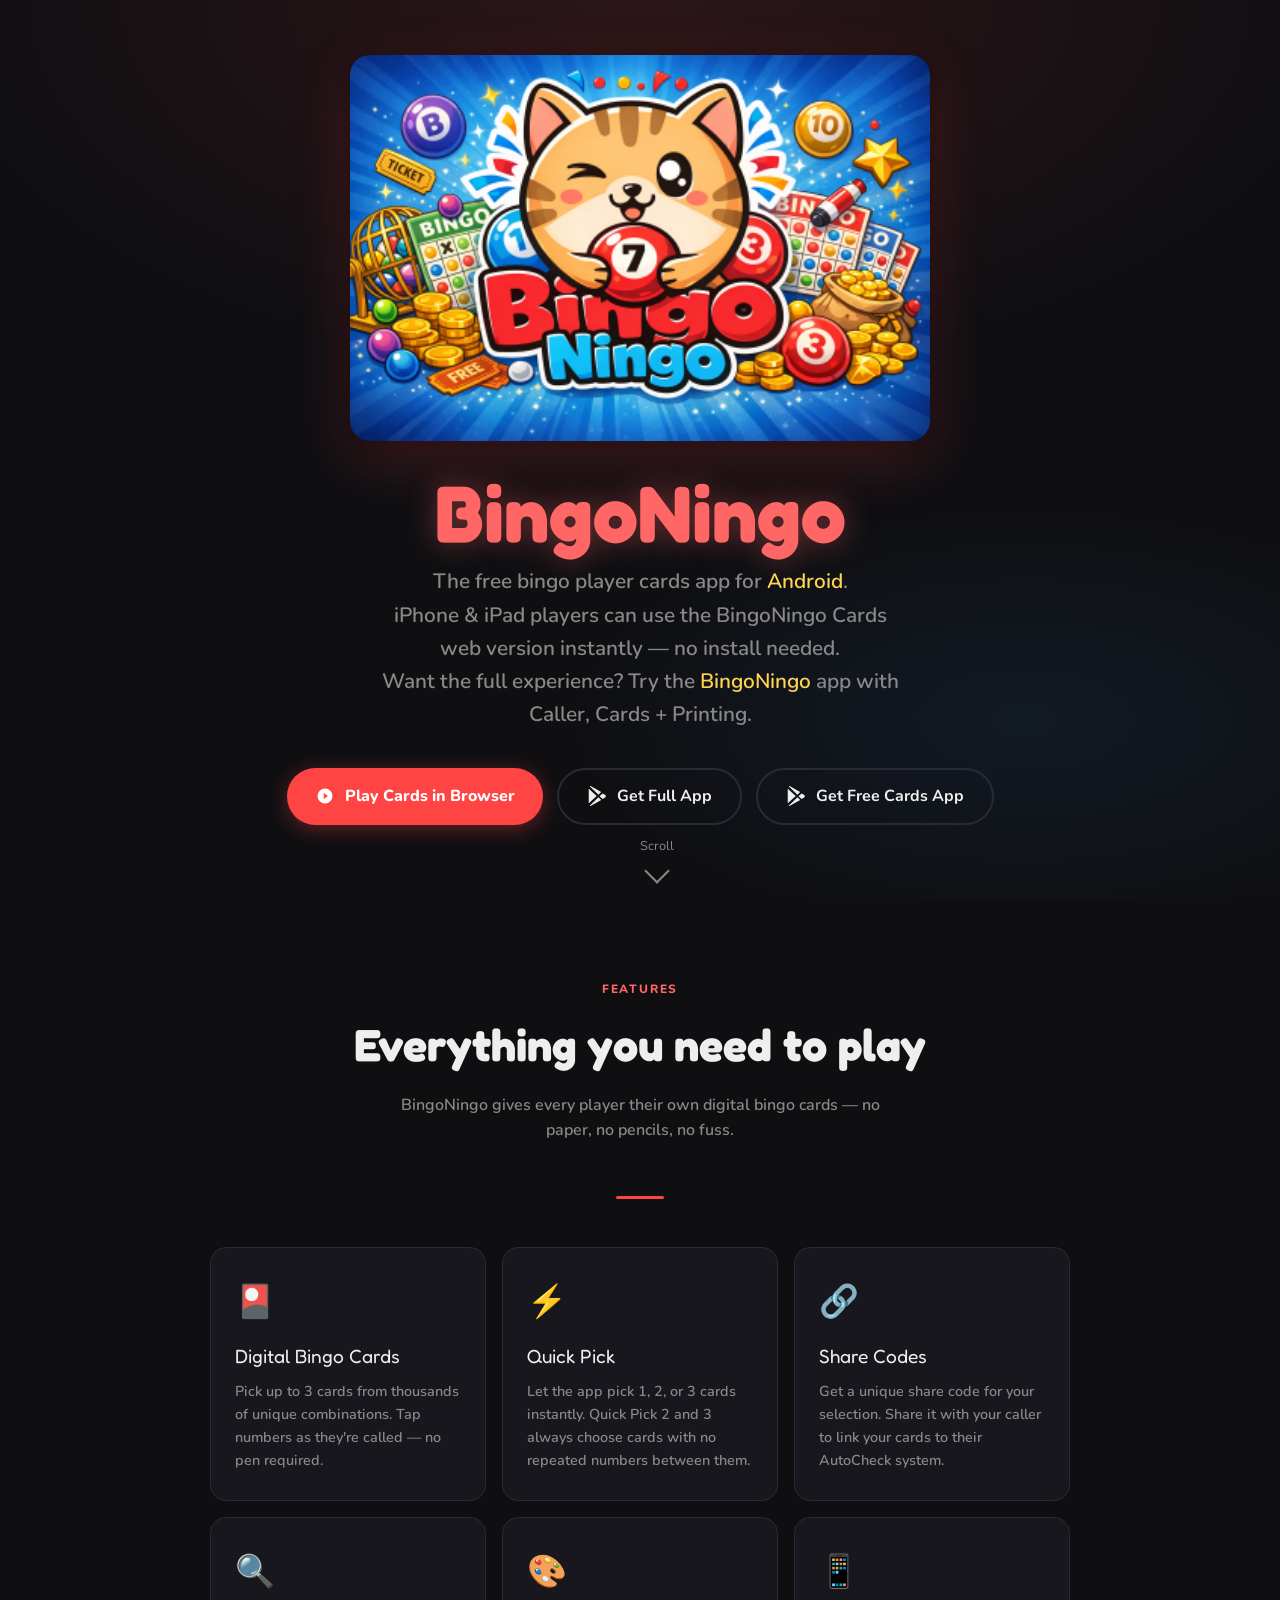
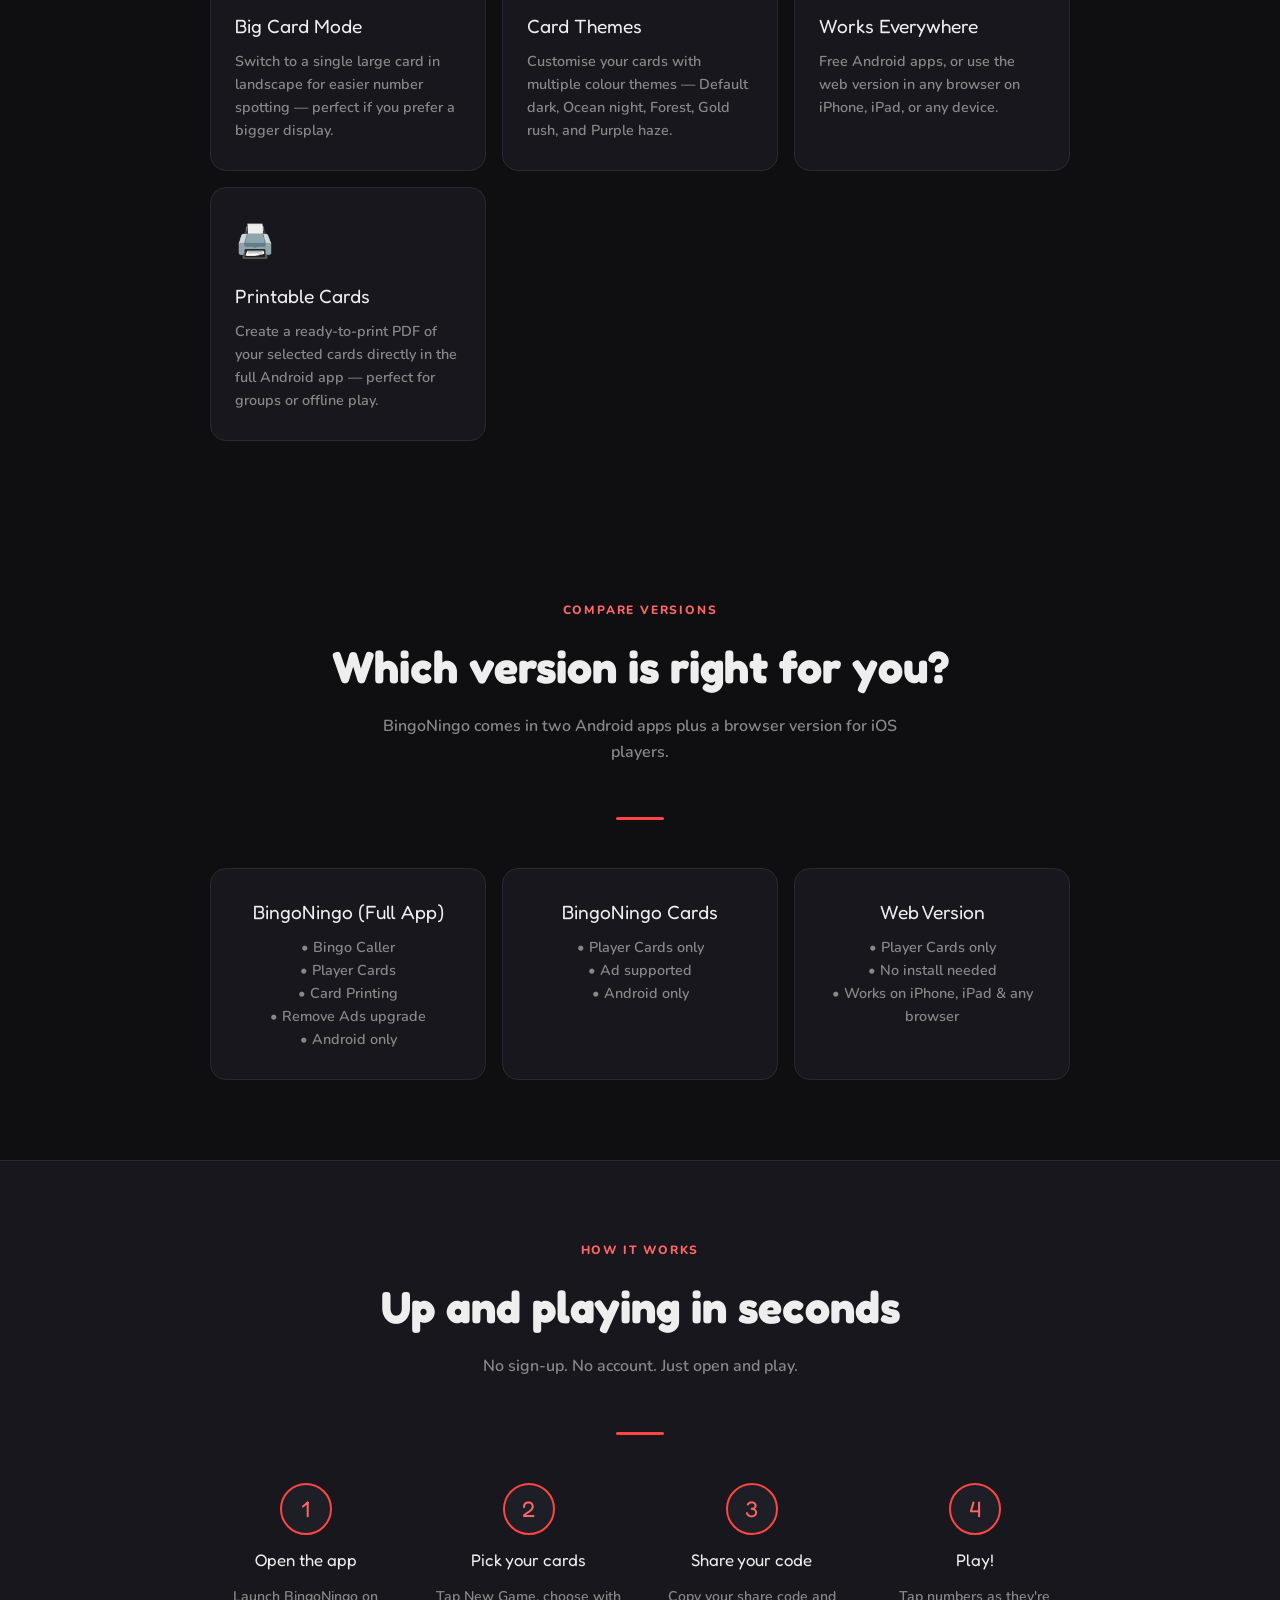
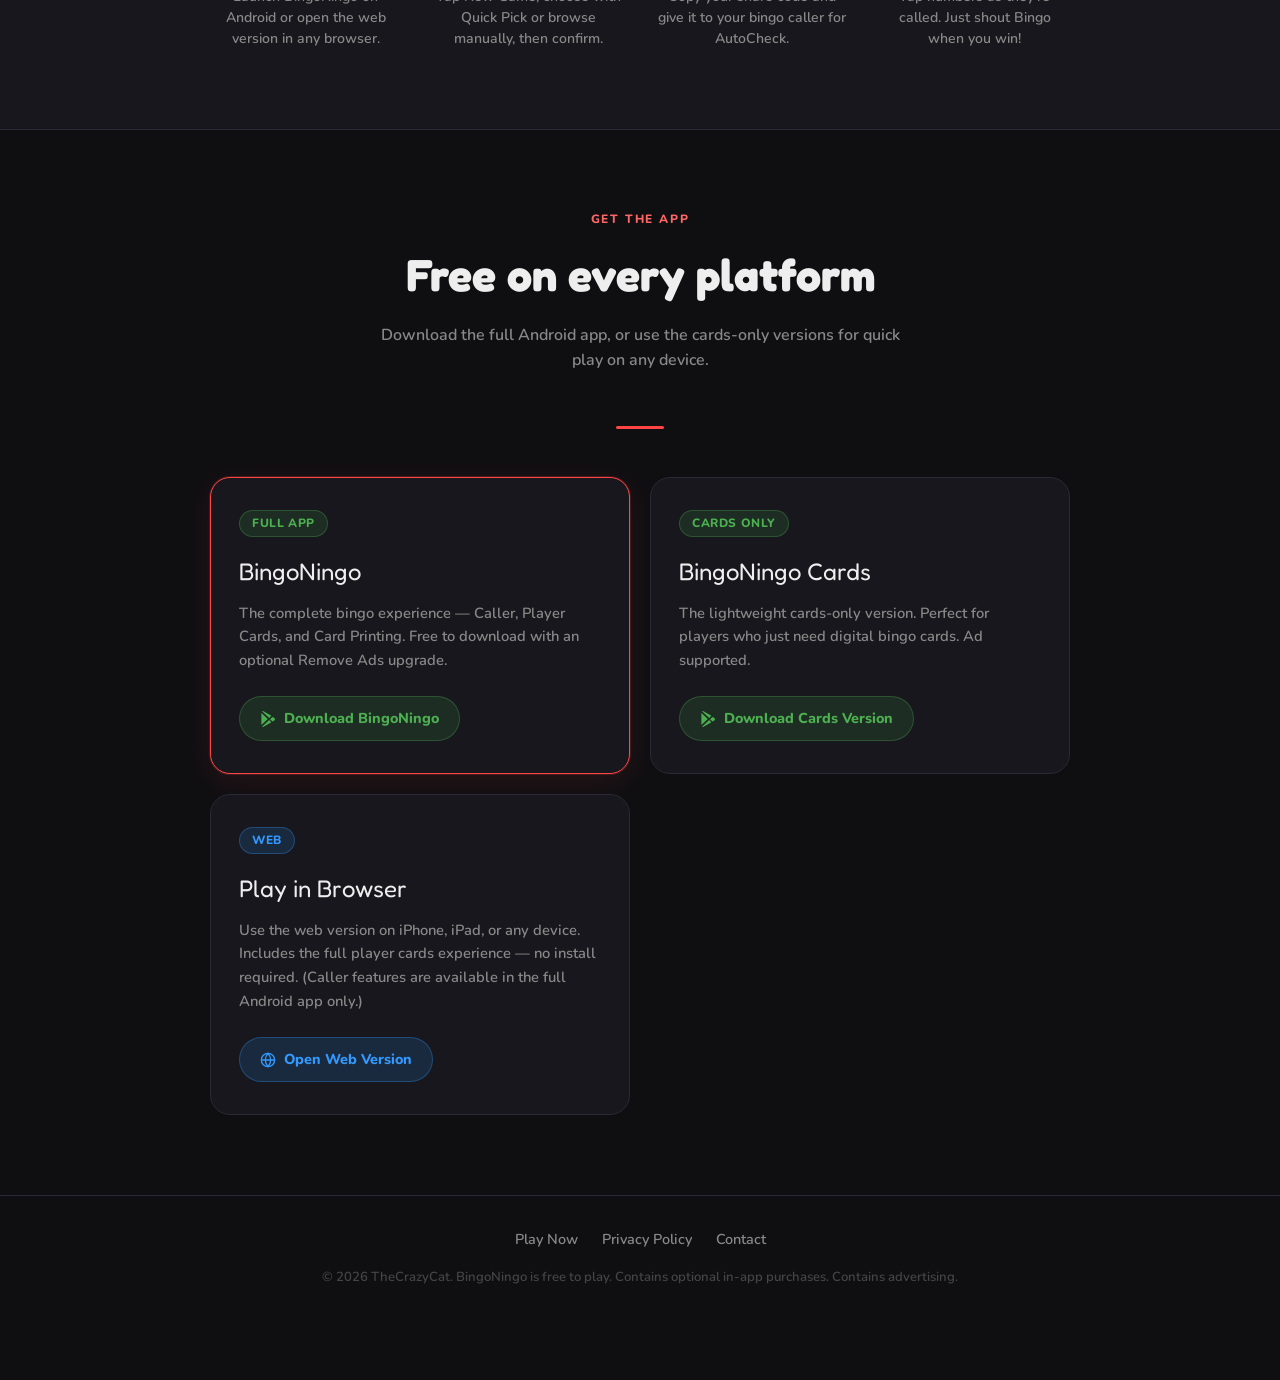
<file: index.html>
<!DOCTYPE html>
<html lang="en">
<head>
  <meta charset="UTF-8">
  <meta name="viewport" content="width=device-width, initial-scale=1.0">
  <meta name="description" content="BingoNingo — Free bingo player cards app for Android. Play along at any bingo game with your own digital cards on your phone. Web version available for iPhone & iPad.">
  <title>BingoNingo — Free Bingo Player Cards</title>
  <link rel="preconnect" href="https://fonts.googleapis.com">
  <link rel="preconnect" href="https://fonts.gstatic.com" crossorigin>
  <link href="https://fonts.googleapis.com/css2?family=Fredoka+One&family=Nunito:wght@400;600;700;800&display=swap" rel="stylesheet">
  <style>
    *, *::before, *::after { box-sizing: border-box; margin: 0; padding: 0; }
    :root {
      --bg:#0f0f12; --bg2:#17171d; --bg3:#1e1e26;
      --red:#ff4444; --red2:#ff6666; --gold:#ffd54f;
      --green:#4caf50; --blue:#3399ff;
      --text:#eee; --muted:#888; --border:#2a2a36;
    }
    html { scroll-behavior: smooth; }
    body { font-family:'Nunito',sans-serif; background:var(--bg); color:var(--text); overflow-x:hidden; line-height:1.6; }
    
    body.has-ad-banner {
      padding-bottom:60px;
    }

    .hero { min-height:100vh; display:flex; flex-direction:column; align-items:center; justify-content:center; text-align:center; padding:40px 20px 60px; position:relative; overflow:hidden; }
    .hero::before { content:''; position:absolute; inset:0; background:radial-gradient(ellipse 80% 60% at 50% 0%,rgba(255,68,68,.12) 0%,transparent 70%),radial-gradient(ellipse 60% 40% at 80% 80%,rgba(51,153,255,.08) 0%,transparent 60%); pointer-events:none; }
    .hero-banner { width:100%; max-width:580px; border-radius:20px; overflow:hidden; margin-bottom:32px; box-shadow:0 20px 60px rgba(255,68,68,.2),0 4px 20px rgba(0,0,0,.6); animation:fadeUp .8s ease both; }
    .hero-banner img { width:100%; height:auto; display:block; }
    .hero-title { font-family:'Fredoka One',cursive; font-size:clamp(2.8rem,8vw,5rem); color:var(--red2); text-shadow:0 0 30px rgba(255,100,100,.4); line-height:1; margin-bottom:12px; animation:fadeUp .8s .1s ease both; }

    .hero-sub { font-size:clamp(1rem,3vw,1.3rem); color:var(--muted); max-width:520px; margin:0 auto 36px; font-weight:600; animation:fadeUp .8s .2s ease both; }
    .hero-sub span { color:var(--gold); }

    .hero-btns { display:flex; gap:14px; flex-wrap:wrap; justify-content:center; animation:fadeUp .8s .3s ease both; }

    .btn-primary { display:inline-flex; align-items:center; gap:10px; padding:14px 28px; background:var(--red); color:#fff; font-family:'Nunito',sans-serif; font-size:1rem; font-weight:800; border-radius:50px; text-decoration:none; border:none; cursor:pointer; transition:transform .15s,box-shadow .15s; box-shadow:0 4px 20px rgba(255,68,68,.35); }
    .btn-primary:hover { transform:translateY(-2px); box-shadow:0 8px 28px rgba(255,68,68,.45); }

    .btn-secondary { display:inline-flex; align-items:center; gap:10px; padding:14px 28px; background:transparent; color:var(--text); font-family:'Nunito',sans-serif; font-size:1rem; font-weight:700; border-radius:50px; text-decoration:none; border:2px solid var(--border); cursor:pointer; transition:transform .15s,border-color .15s; }
    .btn-secondary:hover { transform:translateY(-2px); border-color:var(--muted); }

    .section { padding:80px 20px; max-width:900px; margin:0 auto; }
    .section-label { font-size:.75rem; font-weight:800; letter-spacing:.15em; text-transform:uppercase; color:var(--red2); margin-bottom:10px; text-align:center; }
    .section-title { font-family:'Fredoka One',cursive; font-size:clamp(1.8rem,5vw,2.8rem); text-align:center; margin-bottom:12px; }
    .section-desc { text-align:center; color:var(--muted); font-size:1rem; max-width:520px; margin:0 auto 52px; font-weight:600; }

    .divider { width:48px; height:3px; background:var(--red); border-radius:2px; margin:0 auto 48px; }

    .features-grid { display:grid; grid-template-columns:repeat(auto-fit,minmax(240px,1fr)); gap:16px; }
    .feature-card { background:var(--bg2); border:1px solid var(--border); border-radius:16px; padding:28px 24px; transition:transform .2s,border-color .2s; }
    .feature-card:hover { transform:translateY(-3px); border-color:#3a3a4a; }
    .feature-icon { font-size:2rem; margin-bottom:14px; display:block; }
    .feature-title { font-family:'Fredoka One',cursive; font-size:1.2rem; margin-bottom:8px; }
    .feature-desc { font-size:.9rem; color:var(--muted); line-height:1.6; font-weight:600; }

    .steps-section { background:var(--bg2); border-top:1px solid var(--border); border-bottom:1px solid var(--border); }
    .steps-grid { display:grid; grid-template-columns:repeat(auto-fit,minmax(180px,1fr)); gap:32px; text-align:center; }
    .step { display:flex; flex-direction:column; align-items:center; gap:12px; }
    .step-num { width:52px; height:52px; border-radius:50%; background:var(--bg3); border:2px solid var(--red); display:flex; align-items:center; justify-content:center; font-family:'Fredoka One',cursive; font-size:1.4rem; color:var(--red2); flex-shrink:0; }
    .step-title { font-family:'Fredoka One',cursive; font-size:1.05rem; }
    .step-desc { font-size:.88rem; color:var(--muted); font-weight:600; line-height:1.5; }

    .apps-grid { display:grid; grid-template-columns:repeat(auto-fit,minmax(280px,1fr)); gap:20px; }
    .app-card { background:var(--bg2); border:1px solid var(--border); border-radius:20px; padding:32px 28px; transition:transform .2s,border-color .2s; }
    .app-card:hover { transform:translateY(-3px); border-color:#3a3a4a; }
    .app-card.featured { border-color:var(--red); box-shadow:0 0 0 1px rgba(255,68,68,.2),0 8px 32px rgba(255,68,68,.1); }
    .app-badge { display:inline-block; padding:3px 12px; border-radius:20px; font-size:.75rem; font-weight:800; letter-spacing:.05em; text-transform:uppercase; margin-bottom:16px; }
    .badge-free { background:rgba(76,175,80,.15); color:var(--green); border:1px solid rgba(76,175,80,.3); }
    .badge-web  { background:rgba(51,153,255,.15); color:var(--blue);  border:1px solid rgba(51,153,255,.3); }

    .app-title { font-family:'Fredoka One',cursive; font-size:1.5rem; margin-bottom:10px; }
    .app-desc { font-size:.92rem; color:var(--muted); font-weight:600; margin-bottom:24px; line-height:1.6; }
    .app-link { display:inline-flex; align-items:center; gap:8px; padding:10px 20px; border-radius:50px; font-size:.9rem; font-weight:800; text-decoration:none; transition:transform .15s; }
    .app-link:hover { transform:translateY(-2px); }
    .app-link.android { background:rgba(76,175,80,.15); color:var(--green); border:1px solid rgba(76,175,80,.3); }
    .app-link.web     { background:rgba(51,153,255,.15); color:var(--blue);  border:1px solid rgba(51,153,255,.3); }

    footer { border-top:1px solid var(--border); padding:32px 20px; text-align:center; }
    .footer-links { display:flex; gap:24px; justify-content:center; flex-wrap:wrap; margin-bottom:16px; }
    .footer-links a { color:var(--muted); text-decoration:none; font-size:.9rem; font-weight:600; transition:color .2s; }
    .footer-links a:hover { color:var(--text); }
    .footer-copy { font-size:.82rem; color:#444; font-weight:600; }

    @keyframes fadeUp { from{opacity:0;transform:translateY(24px)} to{opacity:1;transform:translateY(0)} }

    @media(max-width:600px) {
      .hero { padding:32px 16px 48px; }
      .section { padding:60px 16px; }
      .hero-btns { flex-direction:column; align-items:center; }
      .btn-primary,.btn-secondary { width:100%; max-width:280px; justify-content:center; }
    }

    .scroll-indicator {
      position:absolute;
      bottom:20px;
      left:50%;
      transform:translateX(-50%);
      text-align:center;
      color:var(--muted);
      font-size:0.8rem;
      opacity:0.7;
      animation:fadeUp 1s 0.5s ease both;
    }

    .scroll-indicator .chevron {
      width:18px;
      height:18px;
      border-right:2px solid var(--muted);
      border-bottom:2px solid var(--muted);
      transform:rotate(45deg);
      margin:6px auto 0;
      animation:chevronBounce 1.4s infinite;
    }

    @keyframes chevronBounce {
      0%, 100% { transform:translateY(0) rotate(45deg); }
      50% { transform:translateY(6px) rotate(45deg); }
    }
  </style>
</head>

<body class="has-ad-banner">

<section class="hero">
  <div class="hero-banner">
    <img src="bingoningobanner.png" alt="BingoNingo — Free Bingo Player Cards App">
  </div>

  <h1 class="hero-title">BingoNingo</h1>

  <p class="hero-sub">
    The free bingo player cards app for <span>Android</span>.<br>
    iPhone & iPad players can use the BingoNingo Cards web version instantly — no install needed.<br>
    Want the full experience? Try the <span>BingoNingo</span> app with Caller, Cards + Printing.
  </p>

  <div class="hero-btns">

  <!-- Web Version -->
  <a href="https://bingoningo.thecrazycat.com/game/" class="btn-primary">
    <svg width="20" height="20" viewBox="0 0 24 24" fill="currentColor">
      <path d="M3 12a9 9 0 1 0 18 0A9 9 0 0 0 3 12zm7.5-3.5 5 3.5-5 3.5V8.5z"/>
    </svg>
    Play Cards in Browser
  </a>

  <!-- Full App -->
  <a href="https://play.google.com/store/apps/details?id=com.jcat.bingoningo.app" class="btn-secondary">
    <svg width="20" height="20" viewBox="0 0 24 24" fill="currentColor">
      <path d="M3.18 23.76a2 2 0 0 0 2.14-.22l11.76-6.78-3.3-3.3-10.6 10.3zm-1.1-20.6v17.68l9.56-8.84L2.08 3.16zm19.4 7.42-2.8-1.62-3.66 3.38 3.66 3.38 2.82-1.64a2 2 0 0 0 0-3.5zM5.32.46A2 2 0 0 0 3.18.22L13.74 10.6l3.3-3.3L5.32.46z"/>
    </svg>
    Get Full App
  </a>

  <!-- Free Cards App -->
  <a href="https://play.google.com/store/apps/details?id=com.jcat.bingoningo.app.free" class="btn-secondary">
    <svg width="20" height="20" viewBox="0 0 24 24" fill="currentColor">
      <path d="M3.18 23.76a2 2 0 0 0 2.14-.22l11.76-6.78-3.3-3.3-10.6 10.3zm-1.1-20.6v17.68l9.56-8.84L2.08 3.16zm19.4 7.42-2.8-1.62-3.66 3.38 3.66 3.38 2.82-1.64a2 2 0 0 0 0-3.5zM5.32.46A2 2 0 0 0 3.18.22L13.74 10.6l3.3-3.3L5.32.46z"/>
    </svg>
    Get Free Cards App
  </a>

</div>
</section>

<section class="section">
  <p class="section-label">Features</p>
  <h2 class="section-title">Everything you need to play</h2>
  <p class="section-desc">BingoNingo gives every player their own digital bingo cards — no paper, no pencils, no fuss.</p>
  <div class="divider"></div>

  <div class="features-grid">

    <div class="feature-card">
      <span class="feature-icon">🎴</span>
      <div class="feature-title">Digital Bingo Cards</div>
      <p class="feature-desc">Pick up to 3 cards from thousands of unique combinations. Tap numbers as they're called — no pen required.</p>
    </div>

    <div class="feature-card">
      <span class="feature-icon">⚡</span>
      <div class="feature-title">Quick Pick</div>
      <p class="feature-desc">Let the app pick 1, 2, or 3 cards instantly. Quick Pick 2 and 3 always choose cards with no repeated numbers between them.</p>
    </div>

    <div class="feature-card">
      <span class="feature-icon">🔗</span>
      <div class="feature-title">Share Codes</div>
      <p class="feature-desc">Get a unique share code for your selection. Share it with your caller to link your cards to their AutoCheck system.</p>
    </div>

    <div class="feature-card">
      <span class="feature-icon">🔍</span>
      <div class="feature-title">Big Card Mode</div>
      <p class="feature-desc">Switch to a single large card in landscape for easier number spotting — perfect if you prefer a bigger display.</p>
    </div>

    <div class="feature-card">
      <span class="feature-icon">🎨</span>
      <div class="feature-title">Card Themes</div>
      <p class="feature-desc">Customise your cards with multiple colour themes — Default dark, Ocean night, Forest, Gold rush, and Purple haze.</p>
    </div>

    <div class="feature-card">
      <span class="feature-icon">📱</span>
      <div class="feature-title">Works Everywhere</div>
      <p class="feature-desc">Free Android apps, or use the web version in any browser on iPhone, iPad, or any device.</p>
    </div>

    <div class="feature-card">
      <span class="feature-icon">🖨️</span>
      <div class="feature-title">Printable Cards</div>
      <p class="feature-desc">Create a ready‑to‑print PDF of your selected cards directly in the full Android app — perfect for groups or offline play.</p>
    </div>

  </div>
</section>

<section class="section">
  <p class="section-label">Compare Versions</p>
  <h2 class="section-title">Which version is right for you?</h2>
  <p class="section-desc">BingoNingo comes in two Android apps plus a browser version for iOS players.</p>
  <div class="divider"></div>

  <div class="features-grid" style="grid-template-columns:1fr 1fr 1fr; text-align:center;">
    <div class="feature-card">
      <div class="feature-title">BingoNingo (Full App)</div>
      <p class="feature-desc">
        • Bingo Caller<br>
        • Player Cards<br>
        • Card Printing<br>
        • Remove Ads upgrade<br>
        • Android only
      </p>
    </div>

    <div class="feature-card">
      <div class="feature-title">BingoNingo Cards</div>
      <p class="
          <div class="feature-card">
        <p class="feature-desc">
        • Player Cards only<br>
        • Ad supported<br>
        • Android only
      </p>
    </div>

    <div class="feature-card">
      <div class="feature-title">Web Version</div>
      <p class="feature-desc">
        • Player Cards only<br>
        • No install needed<br>
        • Works on iPhone, iPad & any browser
      </p>
    </div>
  </div>
</section>

<section class="steps-section">
  <div class="section">
    <p class="section-label">How it works</p>
    <h2 class="section-title">Up and playing in seconds</h2>
    <p class="section-desc">No sign-up. No account. Just open and play.</p>
    <div class="divider"></div>
    <div class="steps-grid">
      <div class="step">
        <div class="step-num">1</div>
        <div class="step-title">Open the app</div>
        <p class="step-desc">Launch BingoNingo on Android or open the web version in any browser.</p>
      </div>
      <div class="step">
        <div class="step-num">2</div>
        <div class="step-title">Pick your cards</div>
        <p class="step-desc">Tap New Game, choose with Quick Pick or browse manually, then confirm.</p>
      </div>
      <div class="step">
        <div class="step-num">3</div>
        <div class="step-title">Share your code</div>
        <p class="step-desc">Copy your share code and give it to your bingo caller for AutoCheck.</p>
      </div>
      <div class="step">
        <div class="step-num">4</div>
        <div class="step-title">Play!</div>
        <p class="step-desc">Tap numbers as they're called. Just shout Bingo when you win!</p>
      </div>
    </div>
  </div>
</section>

<section class="section">
  <p class="section-label">Get the app</p>
  <h2 class="section-title">Free on every platform</h2>
  <p class="section-desc">
    Download the full Android app, or use the cards-only versions for quick play on any device.
  </p>

  <div class="divider"></div>

  <div class="apps-grid">

    <!-- FULL VERSION -->
    <div class="app-card featured">
      <span class="app-badge badge-free">Full App</span>
      <div class="app-title">BingoNingo</div>
      <p class="app-desc">
        The complete bingo experience — Caller, Player Cards, and Card Printing.
        Free to download with an optional Remove Ads upgrade.
      </p>
      <a href="https://play.google.com/store/apps/details?id=com.jcat.bingoningo.app" class="app-link android">
        <svg width="16" height="16" viewBox="0 0 24 24" fill="currentColor">
          <path d="M3.18 23.76a2 2 0 0 0 2.14-.22l11.76-6.78-3.3-3.3-10.6 10.3zm-1.1-20.6v17.68l9.56-8.84L2.08 3.16zm19.4 7.42-2.8-1.62-3.66 3.38 3.66 3.38 2.82-1.64a2 2 0 0 0 0-3.5zM5.32.46A2 2 0 0 0 3.18.22L13.74 10.6l3.3-3.3L5.32.46z"/>
        </svg>
        Download BingoNingo
      </a>
    </div>

    <!-- CARDS VERSION -->
    <div class="app-card">
      <span class="app-badge badge-free">Cards Only</span>
      <div class="app-title">BingoNingo Cards</div>
      <p class="app-desc">
        The lightweight cards-only version. Perfect for players who just need digital bingo cards.
        Ad supported.
      </p>
      <a href="https://play.google.com/store/apps/details?id=com.jcat.bingoningo.app.free" class="app-link android">
        <svg width="16" height="16" viewBox="0 0 24 24" fill="currentColor">
          <path d="M3.18 23.76a2 2 0 0 0 2.14-.22l11.76-6.78-3.3-3.3-10.6 10.3zm-1.1-20.6v17.68l9.56-8.84L2.08 3.16zm19.4 7.42-2.8-1.62-3.66 3.38 3.66 3.38 2.82-1.64a2 2 0 0 0 0-3.5zM5.32.46A2 2 0 0 0 3.18.22L13.74 10.6l3.3-3.3L5.32.46z"/>
        </svg>
        Download Cards Version
      </a>
    </div>

    <!-- WEB VERSION -->
    <div class="app-card">
      <span class="app-badge badge-web">Web</span>
      <div class="app-title">Play in Browser</div>
      <p class="app-desc">
        Use the web version on iPhone, iPad, or any device.
        Includes the full player cards experience — no install required.
        (Caller features are available in the full Android app only.)
      </p>
      <a href="https://bingoningo.thecrazycat.com/game/" class="app-link web">
        <svg width="16" height="16" viewBox="0 0 24 24" fill="none" stroke="currentColor" stroke-width="2">
          <circle cx="12" cy="12" r="10"/>
          <path d="M2 12h20M12 2a15.3 15.3 0 0 1 4 10 15.3 15.3 0 0 1-4 10 15.3 15.3 0 0 1-4-10 15.3 15.3 0 0 1 4-10z"/>
        </svg>
        Open Web Version
      </a>
    </div>

  </div>
</section>

<footer>
  <div class="footer-links">
    <a href="https://bingoningo.thecrazycat.com/game/">Play Now</a>
    <a href="https://bingoningo.thecrazycat.com/privacy.html">Privacy Policy</a>
    <a href="mailto:bingoningo@thecrazycat.com">Contact</a>
  </div>
  <p class="footer-copy">
    &copy; 2026 TheCrazyCat. BingoNingo is free to play. Contains optional in-app purchases. Contains advertising.
  </p>
</footer>

<div class="scroll-indicator">
  <span>Scroll</span>
  <div class="chevron"></div>
</div>

</body>
</html>
</file>
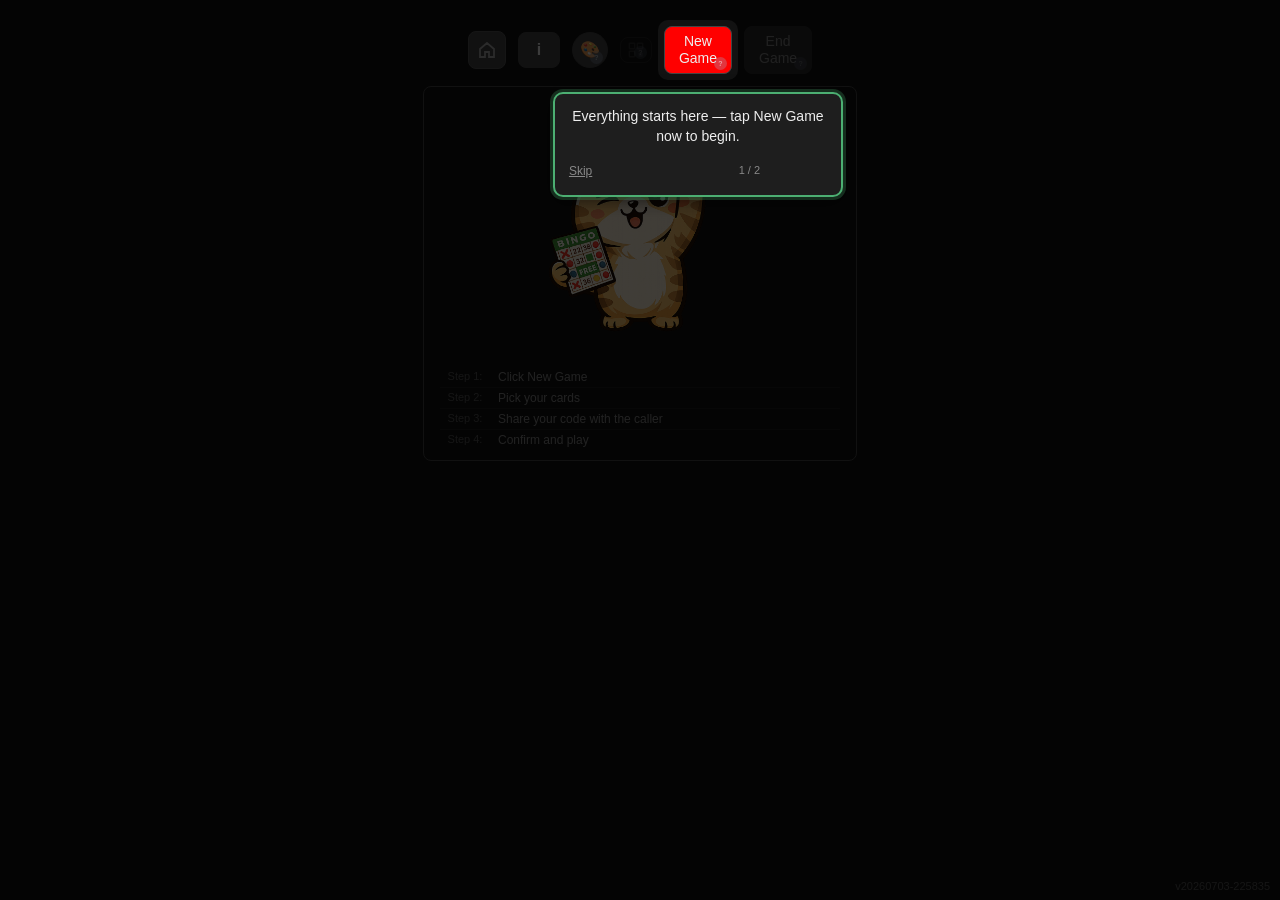
<file: game/playgame.html>
<!DOCTYPE html>
<html lang="en">
<head>
  <meta charset="UTF-8">
  <meta name="viewport" content="width=device-width, initial-scale=1.0, maximum-scale=1.0, user-scalable=no, viewport-fit=cover">
  <title>Player Bingo Cards</title>
  <script>!function(){try{var t=JSON.parse(localStorage.getItem('bingoningo_theme_active'));if(t&&typeof t==='object'){var r=document.documentElement;Object.keys(t).forEach(function(k){r.style.setProperty(k,t[k]);});}}catch(e){}}();</script>
  <link rel="stylesheet" href="playercard.css?v=.0.0">
  <script>
    function setRealVh(){document.documentElement.style.setProperty('--real-vh',window.innerHeight+'px');}
    setRealVh();
    window.addEventListener('resize',setRealVh);
    document.addEventListener('DOMContentLoaded',setRealVh);
  </script>
</head>
<body>

<!-- Top buttons -->
<div class="top-buttons">
  <!-- Home button — unlocks orientation before navigating -->
  <a href="index.html" id="homeBtn" class="home-btn player-home-btn" title="Home">
    <svg width="16" height="16" viewBox="0 0 16 16" fill="none" stroke="currentColor" stroke-width="1.8" style="display:block;"><path d="M8 1L1 7v8h5v-5h4v5h5V7L8 1z"/></svg>
  </a>
  <div class="info-container">
    <button id="infoBtn" class="info-icon" title="How to play">i</button>
    <div id="infoPopover" class="popover">
      <div class="arrow"></div>
      <h4>How to Play</h4>
      <button id="watchTutorialBtn" class="tut-watch-btn">▶ Watch Tutorial</button>
      <ul>
        <li>Click <strong>New Game</strong> to start a new game.</li>
        <li>Use the <strong>Quick Pick</strong> buttons to automatically pick 1, 2, or 3 cards. <strong>Quick Pick 2</strong> and <strong>Quick Pick 3</strong> always pick cards with no repeated numbers between them.</li>
        <li>Enable <strong>Big Card Mode</strong> (below the total cards count) before selecting a card to lock to a single large card display. In Big Card Mode only 1 card can be selected — Quick Pick 2 and 3 are disabled. On mobile, the card switches to landscape for easier reading.</li>
        <li>Once you have selected cards, tap <strong>Check Cards</strong> to see your share code and QR code — show or read these to your caller so they can load your cards into AutoCheck.</li>
        <li>By default only your selected cards are shown. Turn on <strong>Advanced Selection</strong> to browse and search all available cards manually.</li>
        <li>In Advanced mode, cards are sorted by how many numbers they share with your current selection — fewer shared numbers appear first. Cards with 6 or more shared numbers are greyed out and blocked.</li>
        <li>Cards showing an amber <strong>X shared</strong> label have some overlapping numbers — they can still be selected but some numbers will appear on more than one of your cards.</li>
        <li>If a number appears on more than one of your cards, tapping it will automatically mark it on all your cards.</li>
        <li>Tap <strong>Check Cards</strong> to review your share code with the caller, then tap <strong>Confirm Cards</strong> to load your cards.</li>
        <li>Tap <strong>🎨</strong> to change the card theme — pick a preset or customise the background, number, highlight and title colours individually. Tap <strong>Save theme</strong> to keep your changes. The <strong>QR button</strong> next to 🎨 lets you show your share code and QR to the caller at any time during the game — it is greyed out until cards are confirmed.</li>
        <li>Single click/tap a number to mark it.</li>
        <li>Double-tap or press and hold a number to undo it.</li>
        <li>Click <strong>End Game</strong> to finish.</li>
        <li>Any questions? Ask a fellow player!</li>
        <li>Press and hold any button or label with a small <span style="display:inline-flex;align-items:center;justify-content:center;width:11px;height:11px;border-radius:50%;background:rgba(160,180,210,0.7);color:#fff;font-size:6px;font-weight:700;vertical-align:middle;">?</span> indicator for a quick explanation of that feature.</li>
      </ul>
      <button class="help-dots-toggle"></button>
    </div>
  </div>
  <button id="themeBtn" title="Card theme">🎨</button>
  <button id="qrBtn" title="Show share code & QR" disabled>
    <svg width="16" height="16" viewBox="0 0 24 24" fill="none" stroke="currentColor" stroke-width="2.2" style="display:block;">
      <rect x="2" y="2" width="8" height="8" rx="1"/>
      <rect x="14" y="2" width="8" height="8" rx="1"/>
      <rect x="2" y="14" width="8" height="8" rx="1"/>
      <rect x="16" y="16" width="6" height="6" rx="1" fill="currentColor" stroke="none"/>
    </svg>
  </button>
  <button id="newGameBtn" title="Start a new game" class="two-line-btn">New<br>Game</button>
  <button id="endGameBtn" disabled title="End the current game" class="two-line-btn">End<br>Game</button>
</div>

<!-- Steps — visible before New Game, hidden once game starts -->
<div id="stepsText" class="steps-text">
<div class="steps-row steps-cat-row">
  <img src="cat-pointing.png" class="steps-cat-img" alt="Cat Pointing">
</div>
  <div class="steps-row"><span class="steps-num">Step 1:</span><span>Click New Game</span></div>
  <div class="steps-row"><span class="steps-num">Step 2:</span><span>Pick your cards</span></div>
  <div class="steps-row"><span class="steps-num">Step 3:</span><span>Share your code with the caller</span></div>
  <div class="steps-row"><span class="steps-num">Step 4:</span><span>Confirm and play</span></div>
</div>

<!-- Theme panel -->
<div id="themePanelWrapper" style="display:none;">
  <div class="theme-panel-header">
    <span>🎨</span>
    <span class="theme-panel-title">Card theme</span>
    <button id="closeThemeBtn" title="Close">✕</button>
  </div>
    <!-- 🔥 ADD THIS WRAPPER -->
  <div class="theme-scroll">

  <div class="theme-section-label">Presets</div>
  <div class="theme-presets">
    <button class="theme-preset-btn active" data-preset="dark">
      <div class="theme-preset-dots">
        <div class="theme-preset-dot" style="background:#1a1a1a"></div>
        <div class="theme-preset-dot" style="background:#222"></div>
        <div class="theme-preset-dot" style="background:#ff4d4d"></div>
        <div class="theme-preset-dot" style="background:#ff6666"></div>
      </div>
      <span>Default dark</span>
    </button>
    <button class="theme-preset-btn" data-preset="ocean">
      <div class="theme-preset-dots">
        <div class="theme-preset-dot" style="background:#0a1628"></div>
        <div class="theme-preset-dot" style="background:#122040"></div>
        <div class="theme-preset-dot" style="background:#4dd0e1"></div>
        <div class="theme-preset-dot" style="background:#4dd0e1"></div>
      </div>
      <span>Ocean night</span>
    </button>
    <button class="theme-preset-btn" data-preset="forest">
      <div class="theme-preset-dots">
        <div class="theme-preset-dot" style="background:#0d1f0e"></div>
        <div class="theme-preset-dot" style="background:#1a3a1c"></div>
        <div class="theme-preset-dot" style="background:#69f07a"></div>
        <div class="theme-preset-dot" style="background:#69f07a"></div>
      </div>
      <span>Forest</span>
    </button>
    <button class="theme-preset-btn" data-preset="gold">
      <div class="theme-preset-dots">
        <div class="theme-preset-dot" style="background:#1c1400"></div>
        <div class="theme-preset-dot" style="background:#2e2100"></div>
        <div class="theme-preset-dot" style="background:#ffd54f"></div>
        <div class="theme-preset-dot" style="background:#ffd54f"></div>
      </div>
      <span>Gold rush</span>
    </button>
    <button class="theme-preset-btn" data-preset="purple">
      <div class="theme-preset-dots">
        <div class="theme-preset-dot" style="background:#1a0a2e"></div>
        <div class="theme-preset-dot" style="background:#2a1040"></div>
        <div class="theme-preset-dot" style="background:#ce93d8"></div>
        <div class="theme-preset-dot" style="background:#ba68c8"></div>
      </div>
      <span>Purple haze</span>
    </button>
  </div>

  <div class="theme-section-label">Card background</div>
  <div class="theme-swatches" id="swBg">
    <div class="theme-swatch active" style="background:#1a1a1a" data-val="#1a1a1a"></div>
    <div class="theme-swatch" style="background:#0a1628" data-val="#0a1628"></div>
    <div class="theme-swatch" style="background:#0d1f0e" data-val="#0d1f0e"></div>
    <div class="theme-swatch" style="background:#1c1400" data-val="#1c1400"></div>
    <div class="theme-swatch" style="background:#1a0a2e" data-val="#1a0a2e"></div>
    <div class="theme-swatch" style="background:#2a2a2a" data-val="#2a2a2a"></div>
    <div class="theme-swatch" style="background:#1a0a0a" data-val="#1a0a0a"></div>
    <div class="theme-swatch" style="background:#0a1a1a" data-val="#0a1a1a"></div>
  </div>

  <div class="theme-section-label">Number text</div>
  <div class="theme-swatches" id="swText">
    <div class="theme-swatch active" style="background:#eeeeee" data-val="#eeeeee"></div>
    <div class="theme-swatch" style="background:#4dd0e1" data-val="#4dd0e1"></div>
    <div class="theme-swatch" style="background:#69f07a" data-val="#69f07a"></div>
    <div class="theme-swatch" style="background:#ffd54f" data-val="#ffd54f"></div>
    <div class="theme-swatch" style="background:#ce93d8" data-val="#ce93d8"></div>
    <div class="theme-swatch" style="background:#ff8a65" data-val="#ff8a65"></div>
    <div class="theme-swatch" style="background:#80cbc4" data-val="#80cbc4"></div>
    <div class="theme-swatch" style="background:#f48fb1" data-val="#f48fb1"></div>
  </div>

  <div class="theme-section-label">Called number highlight</div>
  <div class="theme-swatches" id="swCalled">
    <div class="theme-swatch active" style="background:#ff4d4d" data-val="#ff4d4d"></div>
    <div class="theme-swatch" style="background:#4dd0e1" data-val="#4dd0e1"></div>
    <div class="theme-swatch" style="background:#69f07a" data-val="#69f07a"></div>
    <div class="theme-swatch" style="background:#ffd54f" data-val="#ffd54f"></div>
    <div class="theme-swatch" style="background:#ce93d8" data-val="#ce93d8"></div>
    <div class="theme-swatch" style="background:#ff8a65" data-val="#ff8a65"></div>
    <div class="theme-swatch" style="background:#80cbc4" data-val="#80cbc4"></div>
    <div class="theme-swatch" style="background:#f48fb1" data-val="#f48fb1"></div>
  </div>

  <div class="theme-section-label">Card number colour</div>
  <div class="theme-swatches" id="swTitle">
    <div class="theme-swatch active" style="background:#ff6666" data-val="#ff6666"></div>
    <div class="theme-swatch" style="background:#4dd0e1" data-val="#4dd0e1"></div>
    <div class="theme-swatch" style="background:#69f07a" data-val="#69f07a"></div>
    <div class="theme-swatch" style="background:#ffd54f" data-val="#ffd54f"></div>
    <div class="theme-swatch" style="background:#ce93d8" data-val="#ce93d8"></div>
    <div class="theme-swatch" style="background:#ff8a65" data-val="#ff8a65"></div>
    <div class="theme-swatch" style="background:#80cbc4" data-val="#80cbc4"></div>
    <div class="theme-swatch" style="background:#f48fb1" data-val="#f48fb1"></div>
  </div>

  <div class="theme-section-label">Card select flash colour</div>
  <div class="theme-swatches" id="swFlash">
    <div class="theme-swatch active" style="background:#ffeb3b" data-val="#ffeb3b"></div>
    <div class="theme-swatch" style="background:#ff4d4d" data-val="#ff4d4d"></div>
    <div class="theme-swatch" style="background:#4dd0e1" data-val="#4dd0e1"></div>
    <div class="theme-swatch" style="background:#69f07a" data-val="#69f07a"></div>
    <div class="theme-swatch" style="background:#ce93d8" data-val="#ce93d8"></div>
    <div class="theme-swatch" style="background:#ff8a65" data-val="#ff8a65"></div>
    <div class="theme-swatch" style="background:#80cbc4" data-val="#80cbc4"></div>
    <div class="theme-swatch" style="background:#f48fb1" data-val="#f48fb1"></div>
  </div>
  
  
  <!-- IAP section — populated by iap-manager.js for Full+Ads builds only -->
  <div id="iapSection" style="display:none; padding:8px 0 4px;">
    <button id="removeAdsBtn" style="width:100%;padding:10px;margin-bottom:6px;background:#1a1a1a;border:1px solid #444;color:#eee;border-radius:8px;font-size:14px;cursor:pointer;">Remove Ads</button>
    <button id="restorePurchasesBtn" style="width:100%;padding:8px;background:none;border:1px solid #333;color:#888;border-radius:8px;font-size:12px;cursor:pointer;">Restore Purchase</button>
  </div>

  <!-- Keep screen on — shares bingoningo_keep_screen_on with the main menu toggle -->
  <div class="theme-section-label">Screen</div>
  <div class="toggle-row" id="playerWakeLockRow">
    <label class="switch" for="playerWakeLockToggle">
      <input type="checkbox" id="playerWakeLockToggle">
      <span class="slider"></span>
    </label>
    <label for="playerWakeLockToggle" style="font-size:13px;color:#aaa;cursor:pointer;">💡 Keep screen on</label>
  </div>
</div>
</div>

<!-- Card selection area -->
<div id="cardSelectionWrapper" style="display:none;">
  <button id="cancelSelectionBtn" title="Cancel" style="position:absolute;top:10px;right:12px;background:none;border:none;color:#888;font-size:20px;cursor:pointer;padding:0;line-height:1;z-index:10;">✕</button>
  <div><span id="pickPromptLabel">Pick up to 3 cards:</span></div>
  <div id="totalCardsLabel">Total Cards: 0</div>
  <div id="initialsRow" class="initials-row">
    <span class="initials-label">Your initials</span>
    <div class="initials-input-wrap">
      <input type="text" id="playerInitialsInput" maxlength="3" placeholder="e.g. JBC" autocomplete="off" autocorrect="off" autocapitalize="characters" spellcheck="false">
      <button type="button" id="clearInitialsBtn" class="initials-clear-btn" aria-label="Clear initials" style="display:none;">✕</button>
    </div>
    <span class="initials-optional-note">(optional)</span>
  </div>

  <div class="toggle-row" id="bigCardToggleRow">
    <label class="switch" for="bigCardToggle">
      <input type="checkbox" id="bigCardToggle">
      <span class="slider"></span>
    </label>
    <label for="bigCardToggle" id="bigCardModeLabel" style="font-size:13px;color:#aaa;cursor:pointer;">Big Card Mode</label>
    <span id="bigCardToggleHint" style="display:none;font-size:11px;color:#ff8a65;margin-left:6px;"></span>
  </div>
  <div id="bigCardModeHint" class="selection-toggle-hint" style="display:none;">Screen will switch to landscape rotation when your card selection is confirmed.</div>

  <button class="quick-pick-collapse-btn" id="quickPickCollapseBtn" aria-expanded="true">
    <span id="quickPickLabel">Quick Pick Random Cards</span>
    <span class="qp-arrow">▲</span>
  </button>
  <div class="random-pick-container" id="randomPickContainer">
    <div class="quick-buttons">
      <button class="quick-pick-btn" id="clearSelectionBtn" data-count="0" title="Reset selection">
        <svg width="16" height="16" viewBox="0 0 24 24" fill="none" stroke="currentColor" stroke-width="2.2" style="display:block;"><path d="M3 12a9 9 0 1 0 9-9 9.75 9.75 0 0 0-6.74 2.74L3 8"/><path d="M3 3v5h5"/></svg>
      </button>
      <button class="quick-pick-btn" data-count="1">1</button>
      <button class="quick-pick-btn enabled-glow" data-count="2">2</button>
      <button class="quick-pick-btn enabled-glow" data-count="3">3</button>
    </div>
  </div>

  <div class="toggle-row">
    <label class="switch" for="advancedToggle">
      <input type="checkbox" id="advancedToggle">
      <span class="slider"></span>
    </label>
    <label for="advancedToggle" id="advancedSelectionLabel" style="font-size:13px;color:#aaa;cursor:pointer;">Advanced Selection</label>
  </div>

  <div id="searchWrapper">
    <div class="search-wrapper">
      <input
        type="text"
        id="searchInput"
        placeholder="Search card code"
        aria-label="Search card by code"
        inputmode="numeric"
        pattern="\d*"
        maxlength="4"
      />
      <button id="clearSearchBtn" title="Clear search">✖</button>
    </div>
  </div>

  <div id="cardList"></div>

  <div id="randomWarning">
    <span aria-hidden="true">⚠️</span> Please check with other players to ensure your cards are unique.
  </div>

  <button id="confirmSelectionBtn">Check Cards</button>
</div>

<!-- Bingo cards display -->
<div id="cardsWrapper"></div>
<div id="doubleTapHint" class="double-tap-hint" style="display:none;">Double-tap or hold to undo a marked number</div>

<!-- BingoNingo win animation text — kept at body level for fixed overlay -->
<!-- FIX 5: Added aria-live so screen readers announce the win -->
<div id="bingoText" aria-live="polite" aria-atomic="true">BingoNingo!</div>

<!-- Scripts at end of body — order matters: cards.js must load before playercard.js -->
<link rel="stylesheet" href="help/help-popup.css?v=.0.0">
<link rel="stylesheet" href="help/tutorial-engine.css?v=.0.0">
<script src="help/help-content.js?v=.0.0" defer></script>
<script src="help/help-popup.js?v=.0.0" defer></script>
<script src="help/tutorial-engine.js?v=.0.0" defer></script>
<script src="help/tutorial-player-steps.js?v=.0.0" defer></script>
<script src="sharecode.js?v=.0.0" defer></script>
<script src="version.js?v=.0.0" defer></script>
<script src="capacitor.js" defer></script>
<script src="analytics.js?v=.0.0"></script>
<script src="admob-manager.js?v=.0.0" defer></script>
<script src="iap-manager.js?v=.0.0" defer></script>
<script src="cards.js?v=.0.0" defer></script>
<script src="theme-presets.js?v=.0.0" defer></script>
<script src="theme-core.js?v=.0.0" defer></script>
<script src="theme-loader.js?v=.0.0" defer></script>
<script src="qr.js?v=.0.0" defer></script>
<script src="utils.js?v=.0.0" defer></script>
<script src="cardindex.js?v=.0.0" defer></script>
<script src="playercard.js?v=.0.0" defer></script>
<script src="back-handler.js?v=.0.0" defer></script>

<script>
window.addEventListener('DOMContentLoaded', function () {
  if (typeof initHelpSystem !== 'function') return;
  initHelpSystem([
    { id: 'newGameBtn',             key: 'player_new_game',           type: 'button' },
    { id: 'endGameBtn',             key: 'player_end_game',           type: 'button' },
    { id: 'qrBtn',                  key: 'player_qr_code',            type: 'button' },
    { id: 'themeBtn',               key: 'player_theme',              type: 'button' },
    { id: 'bigCardModeLabel',        key: 'player_big_card_mode',      type: 'label'  },
    { id: 'quickPickLabel',         key: 'player_quick_pick',         type: 'label'  },
    { id: 'advancedSelectionLabel', key: 'player_advanced_selection', type: 'label'  },
  ]);
});
</script>

<script>
window.addEventListener('DOMContentLoaded', function () {
  // Coach-marks tutorial — auto-start on first run (or menu force-flag), replay via i popover
  function startPlayerTutorial() {
    if (typeof startTutorial !== 'function' || typeof playerTutorialSteps === 'undefined') return;
    var pop = document.getElementById('infoPopover');
    if (pop) pop.classList.remove('show');
    window._tutPlayerWizard = false;   // set true when the wizard confirms the demo cards
    startTutorial(playerTutorialSteps, 'bingoningo_player_tutorial_seen');
  }
  var watchTutBtn = document.getElementById('watchTutorialBtn');
  if (watchTutBtn) watchTutBtn.addEventListener('click', startPlayerTutorial);

  var forceTut = sessionStorage.getItem('bingoningo_force_tutorial') === '1';
  if (forceTut) sessionStorage.removeItem('bingoningo_force_tutorial');
  if (forceTut || !localStorage.getItem('bingoningo_player_tutorial_seen')) {
    // Wait for load + a beat so viewport scaling has settled before measuring targets
    window.addEventListener('load', function () { setTimeout(startPlayerTutorial, 400); });
  }
});
</script>
</body>
</html>
</file>
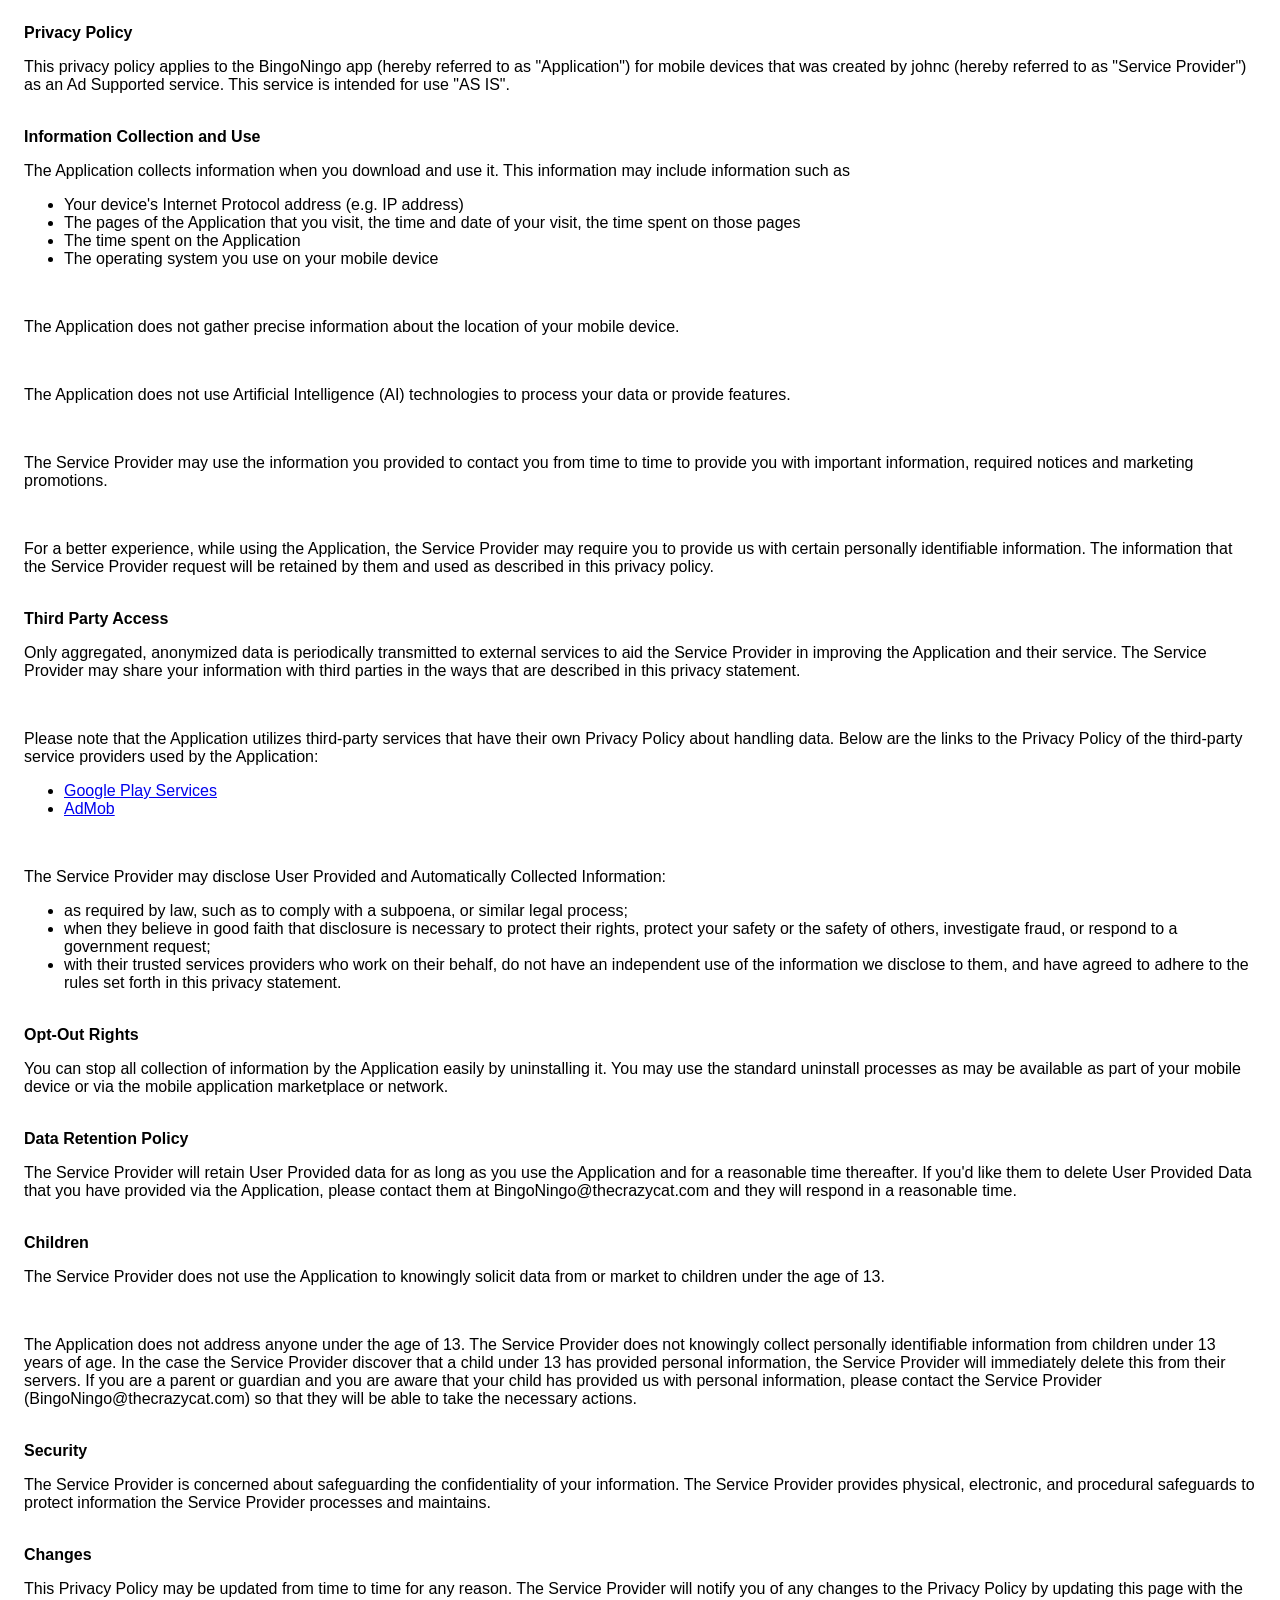
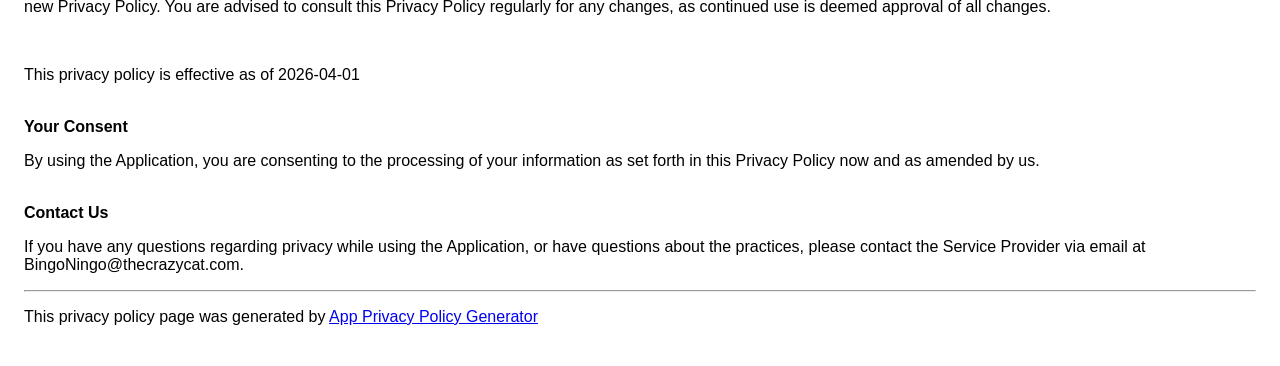
<file: game/privacy.html>
<!DOCTYPE html>
    <html>
    <head>
      <meta charset='utf-8'>
      <meta name='viewport' content='width=device-width'>
      <title>Privacy Policy</title>
      <style> body { font-family: 'Helvetica Neue', Helvetica, Arial, sans-serif; padding:1em; } </style>
    </head>
    <body>
    <strong>Privacy Policy</strong><p>This privacy policy applies to the BingoNingo app (hereby referred to as "Application") for mobile devices that was created by johnc (hereby referred to as "Service Provider") as an Ad Supported service. This service is intended for use "AS IS".</p><br><strong>Information Collection and Use</strong><p>The Application collects information when you download and use it. This information may include information such as </p><ul><li>Your device's Internet Protocol address (e.g. IP address)</li><li>The pages of the Application that you visit, the time and date of your visit, the time spent on those pages</li><li>The time spent on the Application</li><li>The operating system you use on your mobile device</li></ul><p></p><br><p>The Application does not gather precise information about the location of your mobile device.</p><!----><br><p>The Application does not use Artificial Intelligence (AI) technologies to process your data or provide features.</p><br><p>The Service Provider may use the information you provided to contact you from time to time to provide you with important information, required notices and marketing promotions.</p><br><p>For a better experience, while using the Application, the Service Provider may require you to provide us with certain personally identifiable information. The information that the Service Provider request will be retained by them and used as described in this privacy policy.</p><br><strong>Third Party Access</strong><p>Only aggregated, anonymized data is periodically transmitted to external services to aid the Service Provider in improving the Application and their service. The Service Provider may share your information with third parties in the ways that are described in this privacy statement.</p><div><br><p>Please note that the Application utilizes third-party services that have their own Privacy Policy about handling data. Below are the links to the Privacy Policy of the third-party service providers used by the Application:</p><ul><li><a href="https://www.google.com/policies/privacy/" target="_blank" rel="noopener noreferrer">Google Play Services</a></li><li><a href="https://support.google.com/admob/answer/6128543?hl=en" target="_blank" rel="noopener noreferrer">AdMob</a></li></ul></div><br><p>The Service Provider may disclose User Provided and Automatically Collected Information:</p><ul><li>as required by law, such as to comply with a subpoena, or similar legal process;</li><li>when they believe in good faith that disclosure is necessary to protect their rights, protect your safety or the safety of others, investigate fraud, or respond to a government request;</li><li>with their trusted services providers who work on their behalf, do not have an independent use of the information we disclose to them, and have agreed to adhere to the rules set forth in this privacy statement.</li></ul><p></p><br><strong>Opt-Out Rights</strong><p>You can stop all collection of information by the Application easily by uninstalling it. You may use the standard uninstall processes as may be available as part of your mobile device or via the mobile application marketplace or network.</p><br><strong>Data Retention Policy</strong><p>The Service Provider will retain User Provided data for as long as you use the Application and for a reasonable time thereafter. If you'd like them to delete User Provided Data that you have provided via the Application, please contact them at BingoNingo@thecrazycat.com and they will respond in a reasonable time.</p><br><strong>Children</strong><p>The Service Provider does not use the Application to knowingly solicit data from or market to children under the age of 13.</p><div><br><p>The Application does not address anyone under the age of 13. The Service Provider does not knowingly collect personally identifiable information from children under 13 years of age. In the case the Service Provider discover that a child under 13 has provided personal information, the Service Provider will immediately delete this from their servers. If you are a parent or guardian and you are aware that your child has provided us with personal information, please contact the Service Provider (BingoNingo@thecrazycat.com) so that they will be able to take the necessary actions.</p></div><br><strong>Security</strong><p>The Service Provider is concerned about safeguarding the confidentiality of your information. The Service Provider provides physical, electronic, and procedural safeguards to protect information the Service Provider processes and maintains.</p><br><strong>Changes</strong><p>This Privacy Policy may be updated from time to time for any reason. The Service Provider will notify you of any changes to the Privacy Policy by updating this page with the new Privacy Policy. You are advised to consult this Privacy Policy regularly for any changes, as continued use is deemed approval of all changes.</p><br><p>This privacy policy is effective as of 2026-04-01</p><br><strong>Your Consent</strong><p>By using the Application, you are consenting to the processing of your information as set forth in this Privacy Policy now and as amended by us.</p><br><strong>Contact Us</strong><p>If you have any questions regarding privacy while using the Application, or have questions about the practices, please contact the Service Provider via email at BingoNingo@thecrazycat.com.</p><hr><p>This privacy policy page was generated by <a href="https://app-privacy-policy-generator.nisrulz.com/" target="_blank" rel="noopener noreferrer">App Privacy Policy Generator</a></p>
    </body>
    </html>
</file>
<file: game/playercard.css>
/* ============================= */
/* Player Bingo Cards CSS        */
/* Dark Theme & Tap-Friendly     */
/* ============================= */


/* ============================= */
/* 0. THEME CSS VARIABLES        */
/* All four card colours are set here and overridden by JS via           */
/* document.documentElement.style.setProperty() when the user saves.    */
/* Persisted to localStorage as 'playercard_theme'.                      */
/* ============================= */

:root {
  --card-bg:       #1a1a1a;  /* card background (gradient base)       */
  --card-bg-light: #2a2a2a;  /* card background (gradient highlight)  */
  --card-cell-bg:  #222222;  /* uncalled cell background              */
  --card-text:     #eeeeee;  /* uncalled cell number colour           */
  --card-called:   #ff4d4d;  /* called cell background                */
  --card-title:    #ff6666;  /* card code title colour                */
}


/* ============================= */
/* 1. BODY & GLOBAL STYLING      */
/* ============================= */

body {
  font-family: Arial, sans-serif;
  margin: 10px;
  text-align: center;
  background-color: var(--bg-page);   /* page UI theme */
  color: var(--text-primary);          /* page UI theme */
  padding-top: env(safe-area-inset-top);
}

/* FIX 6 + FIX 12: Removed !important from entire block and removed outline:none
   (which was killing keyboard focus rings for accessibility).
   Normal specificity handles these rules fine without !important.
   outline:none is only applied to specific elements that need it below. */
body, button, div, span, label, table, tr, td, ul, li {
  -webkit-user-select: none;
  -moz-user-select: none;
  -ms-user-select: none;
  user-select: none;
  -webkit-touch-callout: none;
  -webkit-tap-highlight-color: transparent;
  touch-action: manipulation;
}

/* Re-enable text selection for input fields */
input, textarea {
  -webkit-user-select: text;
  -moz-user-select: text;
  -ms-user-select: text;
  user-select: text;
}


/* ============================= */
/* 2. TOP BUTTONS                */
/* ============================= */

.top-buttons {
  display: flex;
  justify-content: center;
  align-items: center;       /* ← add this */
  gap: 12px;
  margin-bottom: 12px;
  padding-top: max(env(safe-area-inset-top), 16px);
}

.top-buttons button {
  padding: 10px 20px;
  font-size: 16px;
  border-radius: 8px;
  cursor: pointer;
  background-color: var(--btn-bg);    /* page UI theme */
  color: var(--btn-text);             /* page UI theme */
  border: 1px solid var(--border);   /* page UI theme */
  transition: all 0.3s;
}

.top-buttons button:disabled {
  opacity: 0.5;
  cursor: not-allowed;
}


/* ============================= */
/* 3. CARD LIST & SELECTION      */
/* ============================= */

#cardList {
  width: 100%;
  /* max-height removed — #cardSelectionWrapper is capped at 90vh with overflow-y:auto,
     so the list grows naturally within the wrapper without double-constraining */
  overflow-y: auto;
  border-radius: 8px;
  border: 1px solid var(--border);      /* page UI theme */
  background-color: var(--bg-input);    /* page UI theme */
  padding: 8px;
  box-sizing: border-box;
  scroll-behavior: smooth;
}

/* FIX 7 + FIX 8: Consolidated conflicting #cardList label and .card-row label
   rules into a single coherent set. Previously they set conflicting borders,
   gaps, and selected state backgrounds that bled into each other. */

/* Base label style for all card rows */
.card-row label {
  display: flex;
  align-items: center;
  gap: 8px;
  cursor: pointer;
  flex-grow: 1;
  padding: 4px 6px;
  border-radius: 4px;
  border: 1px solid transparent;
  color: var(--text-primary);          /* page UI theme */
  transition: background-color 0.2s, opacity 0.2s;
  touch-action: manipulation;
  user-select: none;
}

.card-row label:hover {
  background-color: var(--btn-bg);     /* page UI theme */
}

/* Selected card label — clear green highlight */
.card-row label.selected {
  border: 2px solid #41b60a;
  background-color: #185c07;
  color: #fff;
  font-weight: bold;
  font-size: larger;
}

/* Disabled card label */
.card-row label.disabled {
  opacity: 0.5;
  cursor: not-allowed;
  background-color: #464646;
  border: 2px solid #b60a0a;
}

/* Tap feedback */
.card-row label:not(.disabled):active {
  background-color: #006b05;
  transform: scale(0.98);
}

.card-row label.selected:not(.disabled):active {
  background-color: #b71c1c;
  transform: scale(0.98);
}

/* Card row container */
.card-row {
  display: flex;
  align-items: center;
  gap: 8px;
  width: 100%;
  box-sizing: border-box;
}

/* FIX 9: Removed dead .card-row .left-group rule — no element with that class
   is created by the JS */

/* Preview (info) button */
.preview-btn {
  flex-shrink: 0;
  width: 32px;
  height: 32px;
  border-radius: 50%;
  background-color: var(--btn-bg);    /* page UI theme */
  color: var(--btn-text);             /* page UI theme */
  border: 1px solid var(--border);   /* page UI theme */
  cursor: pointer;
  transition: all 0.2s;
  outline: none; /* Safe here — it's a small icon button, not a focus-critical control */
}

.preview-btn.active {
  background-color: var(--accent);    /* page UI theme */
  color: #fff;
}

/* FIX 13: Removed .preview-btn:active { transform: none } that was inconsistently
   cancelling the global scale feedback. Preview buttons now get the same
   scale(0.95) treatment as other buttons via the consolidated active block below. */


/* ============================= */
/* 4. CARDS WRAPPER              */
/* ============================= */

#cardsWrapper {
  display: flex;
  flex-direction: column;
  align-items: center;
  justify-content: center;
  gap: 12px;
  margin-top: 12px;
  width: 100%;
}


/* ============================= */
/* 5. BINGO CARD STYLING         */
/* ============================= */

.card {
  border: 2px dashed var(--border);  /* page UI theme */
  padding: 8px;
  width: 90%;
  max-width: 360px;
  background: linear-gradient(145deg, var(--card-bg), var(--card-bg-light));
  border-radius: 12px;
  box-shadow: 0 4px 10px rgba(0, 0, 0, 0.6);
}

.card h4,
.card-header-row {
  display: flex;
  align-items: center;
  justify-content: center;
  position: relative;
  margin: 4px 0 8px 0;
  font-size: 20px;
  color: var(--card-title);
  text-shadow: 0 0 5px var(--card-title);
}

.card-tap-hint-spacer {
  display: none;
}

.card-tap-hint {
  position: absolute;
  right: 0;
  max-width: 28%;
  font-size: 9px;
  font-weight: 400;
  color: #ff8a65;
  text-shadow: none;
  opacity: 0;
  pointer-events: none;
  white-space: normal;
  text-align: right;
  line-height: 1.2;
  word-break: break-word;
}

.card table {
  width: auto;
  margin: 0 auto;
  border-collapse: collapse;
}

/* Number cells */
.card td {
  border: 1px solid var(--border);   /* page UI theme */
  height: 50px;
  height: clamp(28px, calc((100svh - 340px) / 9), 50px);
  width: 50px;
  width:  clamp(28px, calc((100svh - 340px) / 9), 50px);
  text-align: center;
  font-weight: bold;
  font-size: 18px;
  cursor: pointer;
  transition: all 0.3s;
  border-radius: 8px;
  background-color: var(--card-cell-bg);
  color: var(--card-text);
  touch-action: manipulation;
  -webkit-tap-highlight-color: transparent;
  user-select: none;
}

.card td:hover {
  box-shadow: 0 0 6px var(--card-called) inset;
}

.card td.called {
  background-color: var(--card-called);
  color: #fff;
  box-shadow: 0 0 8px var(--card-called) inset;
}

/* Cell tap highlight animation */
.card td.highlight {
  background-color: var(--card-flash, gold);
  color: black;
  animation: highlightAnim 0.5s;
}

@keyframes highlightAnim {
  0%   { transform: scale(1); }
  50%  { transform: scale(1.4); }
  100% { transform: scale(1); }
}

/* Undo highlight animation */
.undo-highlight {
  background-color: purple !important;
  color: white !important;
  animation: undoHighlightAnim 0.5s;
}

@keyframes undoHighlightAnim {
  0%   { transform: scale(1); }
  50%  { transform: scale(1.4); }
  100% { transform: scale(1); }
}


/* ============================= */
/* 6. CARD PREVIEW MINI TABLE    */
/* ============================= */

.card-preview {
  display: none;
  margin: 4px 0 8px 0;
  border-collapse: collapse;
  width: auto;
  max-width: 100%;
  background-color: var(--bg-cell);   /* page UI theme */
  border-radius: 6px;
  /* FIX 11: Removed redundant overflow-x: hidden — overflow: hidden already covers both axes */
  overflow: hidden;
}

.card-preview td {
  border: 1px solid var(--border);   /* page UI theme */
  height: 24px;
  width: 24px;
  text-align: center;
  font-size: 12px;
  color: var(--text-primary);         /* page UI theme */
  cursor: default;
}

.card-preview td.called {
  background-color: var(--card-called);
  color: #fff;
}


/* ============================= */
/* 7. QUICK PICK UI              */
/* ============================= */

#totalCardsLabel {
  font-size: 12px;
  color: var(--text-muted);           /* page UI theme */
  margin: 2px 0 8px 0;
}

.toggle-row {
  display: flex;
  align-items: center;
  gap: 8px;
  margin: 8px 0;
}

.random-pick-container {
  display: flex;
  flex-direction: column;
  align-items: center;
  gap: 6px;
  margin: 8px 0;
}

.quick-buttons {
  display: flex;
  justify-content: center;
  gap: 8px;
  margin-bottom: 6px;
}

.quick-pick-btn {
  padding: 12px 20px;
  font-size: 16px;
  border-radius: 8px;
  cursor: pointer;
  background-color: var(--btn-bg);    /* page UI theme */
  color: var(--btn-text);             /* page UI theme */
  border: 1px solid var(--border);   /* page UI theme */
  transition: all 0.3s;
}

.quick-pick-btn:hover {
  background-color: var(--bg-input);  /* page UI theme */
}

#randomWarning {
  color: #ffcc00;
  font-size: 14px;
  text-align: center;
  margin-bottom: 8px;
}


/* ============================= */
/* 8. CONFIRM BUTTON             */
/* ============================= */

#confirmSelectionBtn {
  width: 100%;
  padding: 16px 0;
  margin-top: 12px;
  border-radius: 10px;
  font-size: 18px;
  background-color: var(--action-btn-bg);   /* page UI theme */
  color: var(--action-btn-text);             /* page UI theme */
  border: 1px solid var(--action-btn-bg);   /* page UI theme */
  cursor: pointer;
}

#confirmSelectionBtn:hover {
  filter: brightness(0.9);
}


/* ============================= */
/* 9. INFO ICON + POPOVER        */
/* ============================= */

.info-container {
  position: relative;
  display: flex;
  align-items: center;
}

/* FIX 2: Merged .info-icon and button.info-icon into one rule.
   The base had border-radius: 12px, the button override had 50% with !important.
   Since the element is always a button, just define it correctly once. */
.info-icon {
  background-color: var(--btn-bg);    /* page UI theme */
  color: var(--btn-text);             /* page UI theme */
  border: 1px solid var(--border);   /* page UI theme */
  border-radius: 50%;
  width: 36px;
  height: 36px;
  padding: 0;
  font-weight: bold;
  cursor: pointer;
  display: flex;
  align-items: center;
  justify-content: center;
  transition: all 0.3s;
  outline: none;
}

.info-icon:hover {
  background-color: var(--bg-input);  /* page UI theme */
}

.popover {
  position: fixed;
  top: 0;
  left: 0;
  transform: translateY(-5px);
  background-color: var(--bg-surface); /* page UI theme */
  color: var(--text-primary);          /* page UI theme */
  border: 1px solid var(--border);    /* page UI theme */
  border-radius: 8px;
  padding: 10px 14px;
  width: 260px;
  max-width: 80vw;
  max-height: 50vh;
  overflow-y: auto;
  z-index: 2000;
  box-shadow: 0 4px 12px rgba(0, 0, 0, 0.6);
  font-size: 13px;
  opacity: 0;
  visibility: hidden;
  transition: opacity 0.25s ease, transform 0.25s ease;
}

.popover::after {
  content: '';
  position: sticky;
  bottom: 0;
  left: 0;
  right: 0;
  height: 32px;
  display: block;
  background: linear-gradient(to bottom, transparent, var(--bg-surface)); /* page UI theme */
  pointer-events: none;
  transition: opacity 0.3s;
}

.popover.scrolled-to-bottom::after {
  opacity: 0;
}

.popover.show {
  opacity: 1;
  visibility: visible;
  transform: translateX(0) translateY(0);
}

.popover .arrow {
  position: absolute;
  top: -8px;
  left: 0;
  transform: translateX(-50%);
  width: 0;
  height: 0;
  border-left: 8px solid transparent;
  border-right: 8px solid transparent;
  border-bottom: 8px solid var(--bg-surface); /* page UI theme */
}

.popover h4 {
  margin: 0 0 8px 0;
  font-size: 16px;
  color: var(--accent);               /* page UI theme */
  text-align: left;
}

.popover ul {
  padding-left: 18px;
  margin: 0;
  list-style-type: disc;
  text-align: left;
}

.popover ul li {
  margin-bottom: 6px;
}


/* ============================= */
/* 10. SEARCH INPUT & CLEAR BTN  */
/* ============================= */

.search-wrapper {
  position: relative;
  width: 100%;
  margin-bottom: 12px;
}

#searchInput {
  width: 100%;
  padding: 8px 32px 8px 8px;
  border-radius: 6px;
  border: 1px solid var(--border);   /* page UI theme */
  background-color: var(--bg-input); /* page UI theme */
  color: var(--text-primary);         /* page UI theme */
  box-sizing: border-box;
  font-size: 16px;
}

#clearSearchBtn {
  position: absolute;
  right: 6px;
  top: 50%;
  transform: translateY(-50%);
  border: none;
  background: transparent;
  color: #aaa;
  font-size: 16px;
  cursor: pointer;
  padding: 4px;
  outline: none; /* Safe — purely decorative icon button */
  -webkit-tap-highlight-color: transparent;
}

/* Use @media hover: hover so the colour change only applies on devices
   that genuinely support hover (desktop mice). On touch devices :hover
   gets "stuck" after a tap — this prevents that. */
@media (hover: hover) {
  #clearSearchBtn:hover {
    color: #ff0000;
  }
}

/* :active fires and clears cleanly on both desktop and mobile */
#clearSearchBtn:active {
  color: #ff0000;
}

/* FIX 4: Removed dead .search-wrapper input and .search-wrapper button rules.
   #searchInput and #clearSearchBtn are fully styled by their ID selectors above.
   The class-based rules were never applied (lower specificity, same element). */


/* ============================= */
/* 11. CARD SELECTION MODAL      */
/* ============================= */

/* FIX 2 (HTML): Initial hidden state as a CSS class rather than inline style,
   so it doesn't fight stylesheet rules. JS toggles this class on/off. */
#cardSelectionWrapper {
  position: fixed;
  top: 50%;
  left: 50%;
  transform: translate(-50%, -50%);
  width: 420px;
  max-width: 95vw;
  /* Cap height so the wrapper never exceeds the viewport, and scroll internally */
  max-height: 90vh;
  overflow-y: auto;
  background-color: var(--bg-surface); /* page UI theme */
  display: flex;
  flex-direction: column;
  align-items: center;
  padding: 16px;
  box-sizing: border-box;
  border-radius: 12px;
  box-shadow: 0 0 20px rgba(0, 0, 0, 0.7);
}



/* ============================= */
/* 12. BINGO WIN TEXT            */
/* ============================= */

/* FIX 1: Changed position from absolute to fixed so the win text overlays
   the viewport correctly regardless of scroll position or parent transforms.
   FIX 5: Removed color/text-shadow from here — JS overwrites them inline
   immediately anyway, so the CSS values were misleading dead code.
   FIX 14 (from JS): Added .bingo-active class so JS can trigger the animation
   with a class toggle instead of direct style manipulation. */
#bingoText {
  position: fixed;
  font-size: 36px;
  font-weight: bold;
  display: none;
  z-index: 1000;
  pointer-events: none;
  transform: translate(-50%, -50%) scale(0.5);
  opacity: 0;
  transition: transform 0.6s ease, opacity 0.6s ease;
  text-align: center;
}

/* Active state triggered by JS adding .bingo-active class */
#bingoText.bingo-active {
  display: block;
  opacity: 1;
  transform: translate(-50%, -50%) scale(1.5);
}


/* ============================= */
/* 15. THEME PANEL               */
/* ============================= */

#themePanelWrapper {
  position: fixed;

  top: 10px;
  left: auto; /* keep your JS positioning if you use it */

  width: 185px;

  max-height: 80dvh;   /* KEY: cap height */
  height: auto;        /* allow shrink-to-fit */

  background: var(--bg-surface);      /* page UI theme */
  border: 1px solid var(--border);   /* page UI theme */
  border-radius: 10px;

  padding: 9px;
  box-sizing: border-box;

  z-index: 500;

  display: flex;
  flex-direction: column;

  overflow: hidden; /* prevents outer scroll + removes fake space */
}

.theme-scroll {
  flex: 1;
  overflow-y: auto;
  display: flex;
  flex-direction: column;
  gap: 6px;

  min-height: 0;
}

.theme-presets,
.theme-swatches {
  overflow: visible;
}

#themePanelWrapper {
  overflow: hidden;
}

#themePanelWrapper > .theme-presets,
#themePanelWrapper > .theme-swatches {
  overflow-y: auto;
}

.theme-panel-header {
  display: flex;
  align-items: center;
  gap: 5px;
  margin-bottom: 7px;
  padding-bottom: 6px;
  border-bottom: 1px solid var(--border); /* page UI theme */
}

.theme-panel-title {
  font-size: 12px;
  font-weight: bold;
  color: var(--text-primary);          /* page UI theme */
  flex: 1;
}

#closeThemeBtn {
  width: 17px;
  height: 17px;
  border-radius: 50%;
  border: 1px solid var(--border);   /* page UI theme */
  background: var(--bg-input);       /* page UI theme */
  color: var(--text-muted);           /* page UI theme */
  font-size: 9px;
  cursor: pointer;
  display: flex;
  align-items: center;
  justify-content: center;
  outline: none;
  flex-shrink: 0;
}

#closeThemeBtn:hover {
  background: var(--btn-bg);          /* page UI theme */
  color: var(--text-primary);          /* page UI theme */
}

.theme-section-label {
  font-size: 9px;
  color: var(--text-muted);           /* page UI theme */
  text-transform: uppercase;
  letter-spacing: 0.06em;
  margin: 6px 0 3px 0;
}

/* Preset buttons — single column, compact single-line rows */
.theme-presets {
  display: flex;
  flex-direction: column;
  gap: 3px;
}

.theme-preset-btn {
  display: flex;
  align-items: center;
  gap: 6px;
  padding: 3px 6px;
  border-radius: 5px;
  border: 1px solid var(--bg-cell);   /* page UI theme */
  background: transparent;
  cursor: pointer;
  font-size: 11px;
  color: var(--btn-text);             /* page UI theme */
  white-space: nowrap;
  width: 100%;
  transition: background 0.15s, border-color 0.15s;
  text-align: left;
}

.theme-preset-btn:hover {
  background: var(--bg-cell);         /* page UI theme */
}

.theme-preset-btn.active {
  border-color: #ff6666;
  background: #1e1212;
  color: #fff;
}

.theme-preset-dots {
  display: flex;
  gap: 3px;
  flex-shrink: 0;
}

.theme-preset-dot {
  width: 8px;
  height: 8px;
  border-radius: 50%;
  border: 1px solid rgba(255,255,255,0.1);
  flex-shrink: 0;
}

/* Swatch rows */
.theme-swatches {
  display: flex;
  gap: 5px;
  flex-wrap: wrap;
}

.theme-swatch {
  width: 20px;
  height: 20px;
  border-radius: 50%;
  cursor: pointer;
  border: 2px solid transparent;
  transition: transform 0.12s, border-color 0.12s;
  flex-shrink: 0;
}

.theme-swatch:hover {
  transform: scale(1.2);
}

.theme-swatch.active {
  border-color: #fff;
  box-shadow: 0 0 4px rgba(255,255,255,0.35);
}

/* #saveThemeBtn removed — card theme now auto-saves on every change (step 6) */

/* Theme trigger button (sits beside info button) */
#themeBtn {
  background-color: var(--btn-bg);    /* page UI theme */
  color: var(--btn-text);             /* page UI theme */
  border: 1px solid var(--border);   /* page UI theme */
  border-radius: 50%;
  width: 36px;
  height: 36px;
  padding: 0;
  cursor: pointer;
  display: flex;
  align-items: center;
  justify-content: center;
  transition: all 0.3s;
  font-size: 16px;
  outline: none;
}

#themeBtn:hover {
  background-color: var(--bg-input);  /* page UI theme */
}

#themeBtn.active {
  background-color: var(--accent);    /* page UI theme */
  border-color: var(--accent);        /* page UI theme */
}


/* ============================= */
/* 14. CONFIRM MODAL             */
/* FIX 12: Replaces inline styles previously set in showConfirmModal() */
/* ============================= */

.modal-overlay {
  position: fixed;
  inset: 0;
  background: rgba(0, 0, 0, 0.6);
  display: flex;
  padding-top: env(safe-area-inset-top, 0px);
  align-items: center;
  justify-content: center;
  z-index: 9999;
}

.modal-box {
  background: var(--bg-surface);      /* page UI theme */
  color: var(--text-primary);          /* page UI theme */
  border-radius: 12px;
  padding: 28px 32px;
  max-width: 320px;
  width: 90%;
  text-align: center;
  box-shadow: 0 8px 32px rgba(0, 0, 0, 0.5);
  font-family: inherit;
  font-size: 1.1rem;
  max-height: calc(100svh - 40px);
  overflow-y: auto;
  box-sizing: border-box;
}

.modal-message {
  margin-bottom: 20px;
}

.modal-btn-row {
  display: flex;
  gap: 12px;
  justify-content: center;
}

.modal-btn {
  padding: 10px 24px;
  color: #fff;
  border: none;
  border-radius: 8px;
  cursor: pointer;
  font-size: 1rem;
}

.modal-btn--confirm {
  background: #e94560;
}

.modal-btn--confirm:hover {
  background: #c73650;
}

.modal-btn--cancel {
  background: var(--btn-bg);          /* page UI theme */
}

.modal-btn--cancel:hover {
  background: var(--bg-input);        /* page UI theme */
}

/* ============================= */

/* FIX 3: Added :not(:disabled) guard so disabled buttons don't flash limegreen.
   FIX 13: Removed the .preview-btn:active { transform: none } override —
   preview buttons now get consistent scale feedback like all other buttons. */
button:not(:disabled):active,
.quick-pick-btn:not(:disabled):active,
.preview-btn:not(:disabled):active,
#confirmSelectionBtn:not(:disabled):active,
.info-icon:not(:disabled):active {
  transform: scale(0.95);
  background-color: limegreen;
  color: #fff;
  transition: transform 0.1s, background-color 0.2s;
}

/* New Game button glows red when enabled */
#newGameBtn:not(:disabled) {
  background-color: red;
  animation: glowPulse 1s infinite ease-in-out;
}

@keyframes glowPulse {
  0%   { box-shadow: 0 0 5px #ff0000;  transform: scale(1); }
  50%  { box-shadow: 0 0 15px #ff4444; transform: scale(1.05); }
  100% { box-shadow: 0 0 5px #ff0000;  transform: scale(1); }
}


/* Confirm selection pulses when max cards selected */
#confirmSelectionBtn.pulse {
  animation: confirmPulse 0.8s infinite ease-in-out;
  background-color: #ff6666;
}

@keyframes confirmPulse {
  0%   { box-shadow: 0 0 5px #ff6666;  transform: scale(1); }
  50%  { box-shadow: 0 0 18px #ff4444; transform: scale(1.03); }
  100% { box-shadow: 0 0 5px #ff6666;  transform: scale(1); }
}

/* ============================= */
/* 16. SLIDER TOGGLE             */
/* ============================= */

.switch {
  position: relative;
  display: inline-block;
  width: 42px;
  height: 22px;
}

.switch input { display: none; }

.slider {
  position: absolute;
  cursor: pointer;
  inset: 0;
  background-color: #ccc;
  transition: 0.3s;
  border-radius: 22px;
}

.slider:before {
  position: absolute;
  content: "";
  height: 18px;
  width: 18px;
  left: 2px;
  bottom: 2px;
  background-color: white;
  transition: 0.3s;
  border-radius: 50%;
}

input:checked + .slider { background-color: #4caf50; }
input:checked + .slider:before { transform: translateX(20px); }
input:disabled + .slider { opacity: 0.4; cursor: not-allowed; }


/* ============================= */
/* 17. SHARE CODE ROW            */
/* ============================= */

.share-code-row {
  display: flex;
  align-items: center;
  gap: 8px;
  margin: 6px 0;
  padding: 0 2px;
}

.share-code-label {
  font-size: 13px;
  color: var(--text-muted);           /* page UI theme */
  line-height: 1.3;
  flex-shrink: 0;
}

.share-code-pill {
  background: var(--bg-page);         /* page UI theme */
  border: 1px solid var(--bg-cell);  /* page UI theme */
  border-radius: 8px;
  padding: 7px 11px;
  font-family: monospace;
  font-size: 24px;
  letter-spacing: 0.16em;
  color: var(--text-primary);         /* page UI theme */
  cursor: pointer;
  flex: 1;
  text-align: center;
  transition: border-color 0.2s, color 0.2s;
}

.share-code-pill.share-code-copied {
  border-color: #4caf50;
  color: #4caf50;
  letter-spacing: normal;
  font-size: 16px;
}

.share-code-pill.share-code-empty {
  color: var(--text-faint);           /* page UI theme */
  letter-spacing: normal;
}

/* QR button inside share-code-row */
.share-qr-btn {
  flex-shrink: 0;
  background: #1a3a1a;
  border: 1px solid #4caf50;
  border-radius: 8px;
  color: #4caf50;
  padding: 7px 9px;
  cursor: pointer;
  display: flex;
  align-items: center;
  justify-content: center;
  transition: background 0.15s;
}
.share-qr-btn:disabled {
  border-color: #333;
  color: #444;
  background: #111;
  cursor: default;
}
.share-qr-btn:not(:disabled):active { background: #2a5a2a; }

/* QR button in top bar — same size as themeBtn */
#qrBtn {
  background: #1a3a1a;
  border: 1px solid #4caf50;
  border-radius: 8px;
  color: #4caf50;
  padding: 4px 7px;
  cursor: pointer;
  display: flex;
  align-items: center;
  justify-content: center;
  transition: background 0.15s;
}
#qrBtn:disabled {
  border-color: #333;
  color: #444;
  background: transparent;
  cursor: default;
}
#qrBtn:not(:disabled):active { background: #2a5a2a; }

/* ========================
   BIG CARD MODE
   ======================== */

/* Disabled state for Quick Pick 2/3 when Big Card Mode is on */
.quick-pick-btn.big-card-disabled {
  opacity: 0.35;
  cursor: not-allowed;
  pointer-events: none;
}

/* Toggle row greyed when Big Card Mode toggle is disabled */
.big-card-toggle-disabled {
  opacity: 0.5;
}
.big-card-toggle-disabled label {
  cursor: not-allowed;
}

/* Big card wrapper — fills the available viewport */
.big-card-wrapper {
  display: flex;
  flex-direction: column;
  width: 100%;
  height: 100%;
  box-sizing: border-box;
  padding: 6px;
  background: var(--card-bg, #1a1a1a);
  border-radius: 10px;
}

/* Header row inside big card */
.big-card-header {
  display: flex;
  align-items: center;
  justify-content: space-between;
  padding: 4px 8px;
  flex-shrink: 0;
}

.big-card-share-code {
  font-family: monospace;
  font-size: 11px;
  color: #888;
  letter-spacing: 0.05em;
}

.big-card-title {
  font-size: 18px;
  font-weight: bold;
  color: var(--card-title, #ff6666);
  text-align: center;
  flex: 1;
}

/* Big card table — fills all remaining height */
.big-card-table {
  flex: 1;
  width: 100%;
  height: 100%;
  border-collapse: collapse;
  table-layout: fixed;
}

.big-card-table td {
  text-align: center;
  vertical-align: middle;
  font-size: clamp(20px, 5vw, 42px);
  font-weight: bold;
  color: var(--card-text, #eeeeee);
  background: var(--card-cell-bg, #222);
  border: 1px solid var(--card-bg, #1a1a1a);
  border-radius: 4px;
  cursor: pointer;
  user-select: none;
  transition: background 0.1s, transform 0.1s;
}

.big-card-table td.called {
  background: var(--card-called, #ff4d4d);
  color: #fff;
}

.big-card-table td.highlight {
  transform: scale(1.06);
}

.big-card-table td.undo-highlight {
  background: #555;
  transform: scale(1.06);
}

/* Empty cells in big card */
.big-card-table td:empty {
  background: transparent;
  border-color: transparent;
  cursor: default;
}


/* ========================
   BIG CARD MODE — FULL VIEWPORT LOCK
   When big card is active the whole page becomes a fixed flex column.
   Nothing scrolls — everything fits exactly in the viewport.
   ======================== */

body.big-card-active {
  margin: 0;
  padding: 0;
  overflow: hidden;
  height: 100dvh;
  display: flex;
  flex-direction: column;
}

body.big-card-active .top-buttons {
  flex-shrink: 0;
  margin-bottom: 0;
  padding: max(env(safe-area-inset-top), 4px) 8px 4px;
  gap: 8px;
}

/* Shrink top buttons in big card mode so they take minimal vertical space */
body.big-card-active .top-buttons button {
  padding: 6px 12px;
  font-size: 13px;
}

body.big-card-active #cardsWrapper {
  flex: 1;
  min-height: 0;
  margin-top: 0;
  width: 100%;
  overflow: hidden;
}

body.big-card-active .big-card-wrapper {
  height: 100%;
  padding: 4px 6px 4px;
  box-sizing: border-box;
  border-radius: 6px;
}

body.big-card-active .big-card-header {
  padding: 2px 6px;
}

body.big-card-active .big-card-title {
  font-size: clamp(12px, 3vw, 20px);
}

body.big-card-active .big-card-share-code {
  font-size: clamp(8px, 1.8vw, 11px);
}


/* ============================= */
/* HOME BUTTON                   */
/* ============================= */

.player-home-btn {
  display: flex;
  align-items: center;
  justify-content: center;
  width: 36px;
  height: 36px;
  border-radius: 8px;
  border: 1px solid #555;
  background: #444;
  color: #aaa;
  text-decoration: none;
  flex-shrink: 0;
  transition: background 0.2s;
}
.player-home-btn:hover { background: #555; color: #eee; }


/* ============================= */
/* TWO-LINE BUTTONS              */
/* ============================= */

.top-buttons .two-line-btn {
  line-height: 1.2;
  padding: 6px 14px;
  font-size: 14px;
}


/* ============================= */
/* STEPS TEXT                    */
/* ============================= */


.steps-text {
  display: flex;
  flex-direction: column;
  align-items: center;
  padding: 8px 16px 10px;
  margin: 0 auto 8px;
  max-width: 400px;
  border: 1px solid var(--border);   /* page UI theme */
  border-radius: 8px;
  background: var(--bg-page);         /* page UI theme */
  position: relative;
}

.steps-row {
  display: flex;
  gap: 8px;
  padding: 3px 0;
  font-size: 12px;
  color: var(--text-muted);           /* page UI theme */
  width: 100%;
  border-bottom: 1px solid var(--bg-surface); /* page UI theme */
}
.steps-row:last-child { border-bottom: none; }

.steps-num {
  color: var(--text-faint);           /* page UI theme */
  min-width: 50px;
  font-size: 11px;
  flex-shrink: 0;
}


/* ============================= */
/* SHARE CODE COPY HINT          */
/* ============================= */

.share-code-copy-hint {
  font-size: 11px;
  color: #555;
  text-align: center;
  margin: 3px 0 8px;
}


/* ============================= */
/* SELECTION TOGGLE HINTS        */
/* ============================= */

.selection-toggle-hint {
  font-size: 11px;
  color: #5b8af5;
  padding: 4px 4px 6px;
  border-bottom: 1px solid #222;
  line-height: 1.5;
}


/* ============================= */
/* DOUBLE-TAP HINT               */
/* ============================= */

.double-tap-hint {
  text-align: center;
  font-size: 11px;
  color: #555;
  padding: 8px 0 4px;
}



/* Cat pointing */

/* Pull the cat OUT of the flex flow and position it freely */
.steps-cat-row {
  display: flex;
  justify-content: center;   /* center the cat */
  padding: 0;
  margin-bottom: 6px;
  border-bottom: none;       /* no divider line */
}

.steps-cat-img {
  width: 400px;              /* adjust as needed */
  height: auto;
  max-width: none;
  flex-shrink: 0;
}
</file>
<file: game/help/help-popup.css>
/* =============================================
   BingoNingo Help System — help-popup.css
   Indicator dots + popup overlay
   ============================================= */

/* ── INDICATOR DOT ──────────────────────────── */
/* Applied to positioned elements (buttons etc) */
.help-available {
  position: relative;
}

.help-available::after {
  content: '?';
  position: absolute;
  bottom: 3px;
  right: 4px;
  width: 13px;
  height: 13px;
  border-radius: 50%;
  background: rgba(160, 180, 210, 0.30);
  color: rgba(255, 255, 255, 0.50);
  font-size: 7px;
  font-weight: 700;
  line-height: 13px;
  text-align: center;
  pointer-events: none;
  z-index: 10;
}

/* Variant for light backgrounds (printCards page) */
.help-available.light-bg::after {
  background: rgba(80, 110, 160, 0.30);
  color: rgba(0, 0, 0, 0.50);
}

/* ── INLINE DOT ─────────────────────────────── */
/* Injected as a <span> after label text */
.help-dot {
  display: inline-flex;
  align-items: center;
  justify-content: center;
  width: 12px;
  height: 12px;
  border-radius: 50%;
  background: rgba(160, 180, 210, 0.30);
  color: rgba(255, 255, 255, 0.50);
  font-size: 7px;
  font-weight: 700;
  line-height: 1;
  margin-left: 5px;
  vertical-align: middle;
  flex-shrink: 0;
  cursor: help;
  user-select: none;
  -webkit-user-select: none;
}

/* Variant for light backgrounds (printCards page) */
.help-dot.light-bg {
  background: rgba(80, 110, 160, 0.30);
  color: rgba(0, 0, 0, 0.50);
}

/* ── OVERLAY BACKDROP ───────────────────────── */
#helpOverlay {
  display: none;
  position: fixed;
  inset: 0;
  background: rgba(0, 0, 0, 0.55);
  z-index: 9000;
  -webkit-tap-highlight-color: transparent;
}

#helpOverlay.visible {
  display: flex;
  align-items: flex-end;
  justify-content: center;
  animation: helpFadeIn 0.18s ease;
}

@keyframes helpFadeIn {
  from { opacity: 0; }
  to   { opacity: 1; }
}

/* ── POPUP PANEL ────────────────────────────── */
#helpPopup {
  background: #1c1c1e;
  border: 1px solid #2e2e32;
  border-bottom: none;
  border-radius: 16px 16px 0 0;
  width: 100%;
  max-width: 520px;
  max-height: 70vh;
  display: flex;
  flex-direction: column;
  box-shadow: 0 -4px 24px rgba(0,0,0,0.5);
  animation: helpSlideUp 0.22s cubic-bezier(0.32, 0.72, 0, 1);
}

@keyframes helpSlideUp {
  from { transform: translateY(60px); opacity: 0; }
  to   { transform: translateY(0);    opacity: 1; }
}

/* ── POPUP HEADER ───────────────────────────── */
#helpPopupHeader {
  display: flex;
  align-items: center;
  justify-content: space-between;
  padding: 14px 16px 10px;
  border-bottom: 1px solid #2e2e32;
  flex-shrink: 0;
}

#helpPopupTitle {
  font-size: 15px;
  font-weight: 700;
  color: #a0b4d2;
  letter-spacing: 0.01em;
}

#helpPopupClose {
  width: 26px;
  height: 26px;
  border-radius: 50%;
  background: #2e2e32;
  border: none;
  color: #888;
  font-size: 13px;
  display: flex;
  align-items: center;
  justify-content: center;
  cursor: pointer;
  flex-shrink: 0;
  padding: 0;
  line-height: 1;
}

/* ── POPUP BODY (scrollable) ────────────────── */
#helpPopupBody {
  overflow-y: auto;
  -webkit-overflow-scrolling: touch;
  padding: 14px 16px 20px;
  flex: 1;
}

#helpPopupBody p {
  font-size: 13px;
  color: #aaa;
  line-height: 1.65;
  margin: 0 0 10px;
}

#helpPopupBody p:last-child {
  margin-bottom: 0;
}

#helpPopupBody strong {
  color: #ddd;
  font-weight: 600;
}

#helpPopupBody ul {
  margin: 6px 0 10px 0;
  padding-left: 18px;
}

#helpPopupBody li {
  font-size: 13px;
  color: #aaa;
  line-height: 1.6;
  margin-bottom: 4px;
}

/* ── POPUP IMAGE ────────────────────────────── */
#helpPopupImage {
  display: block;
  width: 100%;
  max-width: 340px;
  margin: 10px auto 12px;
  border-radius: 8px;
  border: 1px solid #2e2e32;
  cursor: zoom-in;
  touch-action: auto;
  -webkit-touch-callout: none;
}

#helpPopupImage::after {
  content: '';
}

/* ── IMAGE FULLSCREEN OVERLAY ───────────────── */
#helpImageOverlay {
  display: none;
  position: fixed;
  inset: 0;
  background: rgba(0, 0, 0, 0.92);
  z-index: 9500;
  align-items: center;
  justify-content: center;
  padding: 16px;
}

#helpImageOverlay.visible {
  display: flex;
  animation: helpFadeIn 0.2s ease;
}

#helpImageOverlay img {
  max-width: 100%;
  max-height: 100%;
  width: 100%;
  height: auto;
  border-radius: 8px;
  object-fit: contain;
  cursor: zoom-out;
}

#helpImageOverlayClose {
  position: fixed;
  top: 16px;
  right: 16px;
  width: 32px;
  height: 32px;
  border-radius: 50%;
  background: rgba(255,255,255,0.15);
  border: none;
  color: #fff;
  font-size: 16px;
  display: flex;
  align-items: center;
  justify-content: center;
  cursor: pointer;
  z-index: 9501;
}

.help-image-hint {
  display: block;
  text-align: center;
  font-size: 11px;
  color: rgba(160, 180, 210, 0.7);
  margin: -4px auto 10px;
  letter-spacing: 0.02em;
}

/* ── DRAG HANDLE ────────────────────────────── */
#helpPopup::before {
  content: '';
  display: block;
  width: 36px;
  height: 4px;
  background: #3a3a3e;
  border-radius: 2px;
  margin: 10px auto 0;
  flex-shrink: 0;
}

/* ── FIRST-VISIT HINT ───────────────────────── */
#helpFirstVisitHint {
  position: fixed;
  bottom: 60px;
  left: 50%;
  transform: translateX(-50%);
  background: #1a2a1a;
  border: 1px solid #2a4a2a;
  border-radius: 16px;
  padding: 8px 16px;
  font-size: 12px;
  color: #7ab870;
  white-space: normal;
  width: max-content;
  max-width: calc(100vw - 32px);
  z-index: 8999;
  display: block;
  line-height: 1.8;
  text-align: center;
  box-shadow: 0 2px 12px rgba(0,0,0,0.4);
  animation: helpHintIn 0.3s ease, helpHintOut 0.5s ease 4s forwards;
  pointer-events: none;
}

@keyframes helpHintIn {
  from { opacity: 0; transform: translateX(-50%) translateY(10px); }
  to   { opacity: 1; transform: translateX(-50%) translateY(0); }
}

@keyframes helpHintOut {
  to { opacity: 0; }
}

/* ── HIDE ALL DOTS toggle ───────────────────── */
body.help-dots-hidden .help-dot,
body.help-dots-hidden .help-available::after,
body.help-dots-hidden #winTypeHelpDot {
  display: none !important;
}

/* ── DOTS TOGGLE BUTTON ─────────────────────── */
.help-dots-toggle {
  display: inline-flex;
  align-items: center;
  gap: 6px;
  font-size: 12px;
  color: var(--color-text-secondary, #888);
  background: none;
  border: none;
  cursor: pointer;
  padding: 4px 0;
  margin-top: 6px;
  opacity: 0.7;
}
.help-dots-toggle:hover { opacity: 1; }
.help-dots-toggle .toggle-dot-sample {
  display: inline-flex;
  align-items: center;
  justify-content: center;
  width: 12px;
  height: 12px;
  border-radius: 50%;
  background: rgba(160, 180, 210, 0.30);
  color: rgba(255,255,255,0.50);
  font-size: 7px;
  font-weight: 700;
  flex-shrink: 0;
}
</file>
<file: game/help/tutorial-engine.css>
/* help/tutorial-engine.css — coach-marks tutorial overlay (shared by caller + player pages) */
/* Reuses the app theme variables with fallbacks, so the overlay matches the active theme. */

.tut-root {
  position: fixed;
  inset: 0;
  z-index: 30000;
  pointer-events: none;   /* children opt back in — leaves the spotlight hole tappable */
}

.tut-root, .tut-root * { box-sizing: border-box; }

/* Invisible strips that block interaction with everything outside the spotlight */
.tut-shield {
  position: fixed;
  background: transparent;
  pointer-events: auto;
}

/* The cutout — the huge box-shadow darkens everything outside it */
.tut-spotlight {
  position: fixed;
  border-radius: 10px;
  box-shadow: 0 0 0 9999px rgba(0, 0, 0, 0.75);
  pointer-events: none;
  transition: left 0.25s ease, top 0.25s ease, width 0.25s ease, height 0.25s ease;
}

.tut-caption {
  position: fixed;
  max-width: 290px;
  min-width: 220px;
  background: var(--bg-surface, #1e1e1e);
  color: var(--text-primary, #eee);
  border: 2px solid #4caf72;
  border-radius: 10px;
  padding: 12px 14px 10px;
  font-family: Arial, sans-serif;
  font-size: 14px;
  line-height: 1.45;
  /* Distinguished from the app's own modals: accent ring + stronger drop shadow */
  box-shadow: 0 0 0 3px rgba(76, 175, 114, 0.25), 0 4px 18px rgba(0, 0, 0, 0.55);
  pointer-events: auto;
}

.tut-caption-text { margin-bottom: 10px; }

.tut-controls {
  display: flex;
  align-items: center;
  gap: 8px;
}

.tut-counter {
  font-size: 11px;
  color: var(--text-muted, #999);
  margin-left: auto;
  white-space: nowrap;
}

.tut-btn {
  background: var(--btn-bg, #333);
  color: var(--btn-text, #eee);
  border: 1px solid var(--border, #555);
  border-radius: 8px;
  padding: 6px 14px;
  font-size: 13px;
  cursor: pointer;
}

.tut-btn-primary {
  background: #1a3a1a;
  border-color: #2d5a2d;
  color: #4caf72;
  font-weight: 600;
}

/* Glow-flash marks whichever control actually progresses the tutorial:
   the tutorial's own Next button, or — for advanceOn:'targetClick' steps —
   the real app button underneath the spotlight cutout. */
.tut-btn-primary,
.tut-glow-target {
  animation: tut-glow-flash 1.6s ease-in-out infinite;
}

@keyframes tut-glow-flash {
  0%, 100% { box-shadow: 0 0 0 0 rgba(76, 175, 114, 0.65); }
  50%      { box-shadow: 0 0 10px 4px rgba(76, 175, 114, 0.65); }
}

.tut-skip {
  background: none;
  border: none;
  color: var(--text-muted, #999);
  font-size: 12px;
  text-decoration: underline;
  cursor: pointer;
  padding: 6px 0;
}

/* "▶ Watch Tutorial" button at the top of the i popovers */
.tut-watch-btn {
  display: block;
  width: 100%;
  margin: 0 0 10px;
  padding: 8px 10px;
  background: var(--btn-bg, #2a2a2a);
  color: var(--btn-text, #eee);
  border: 1px solid var(--border, #555);
  border-radius: 8px;
  font-size: 13px;
  cursor: pointer;
}
</file>
